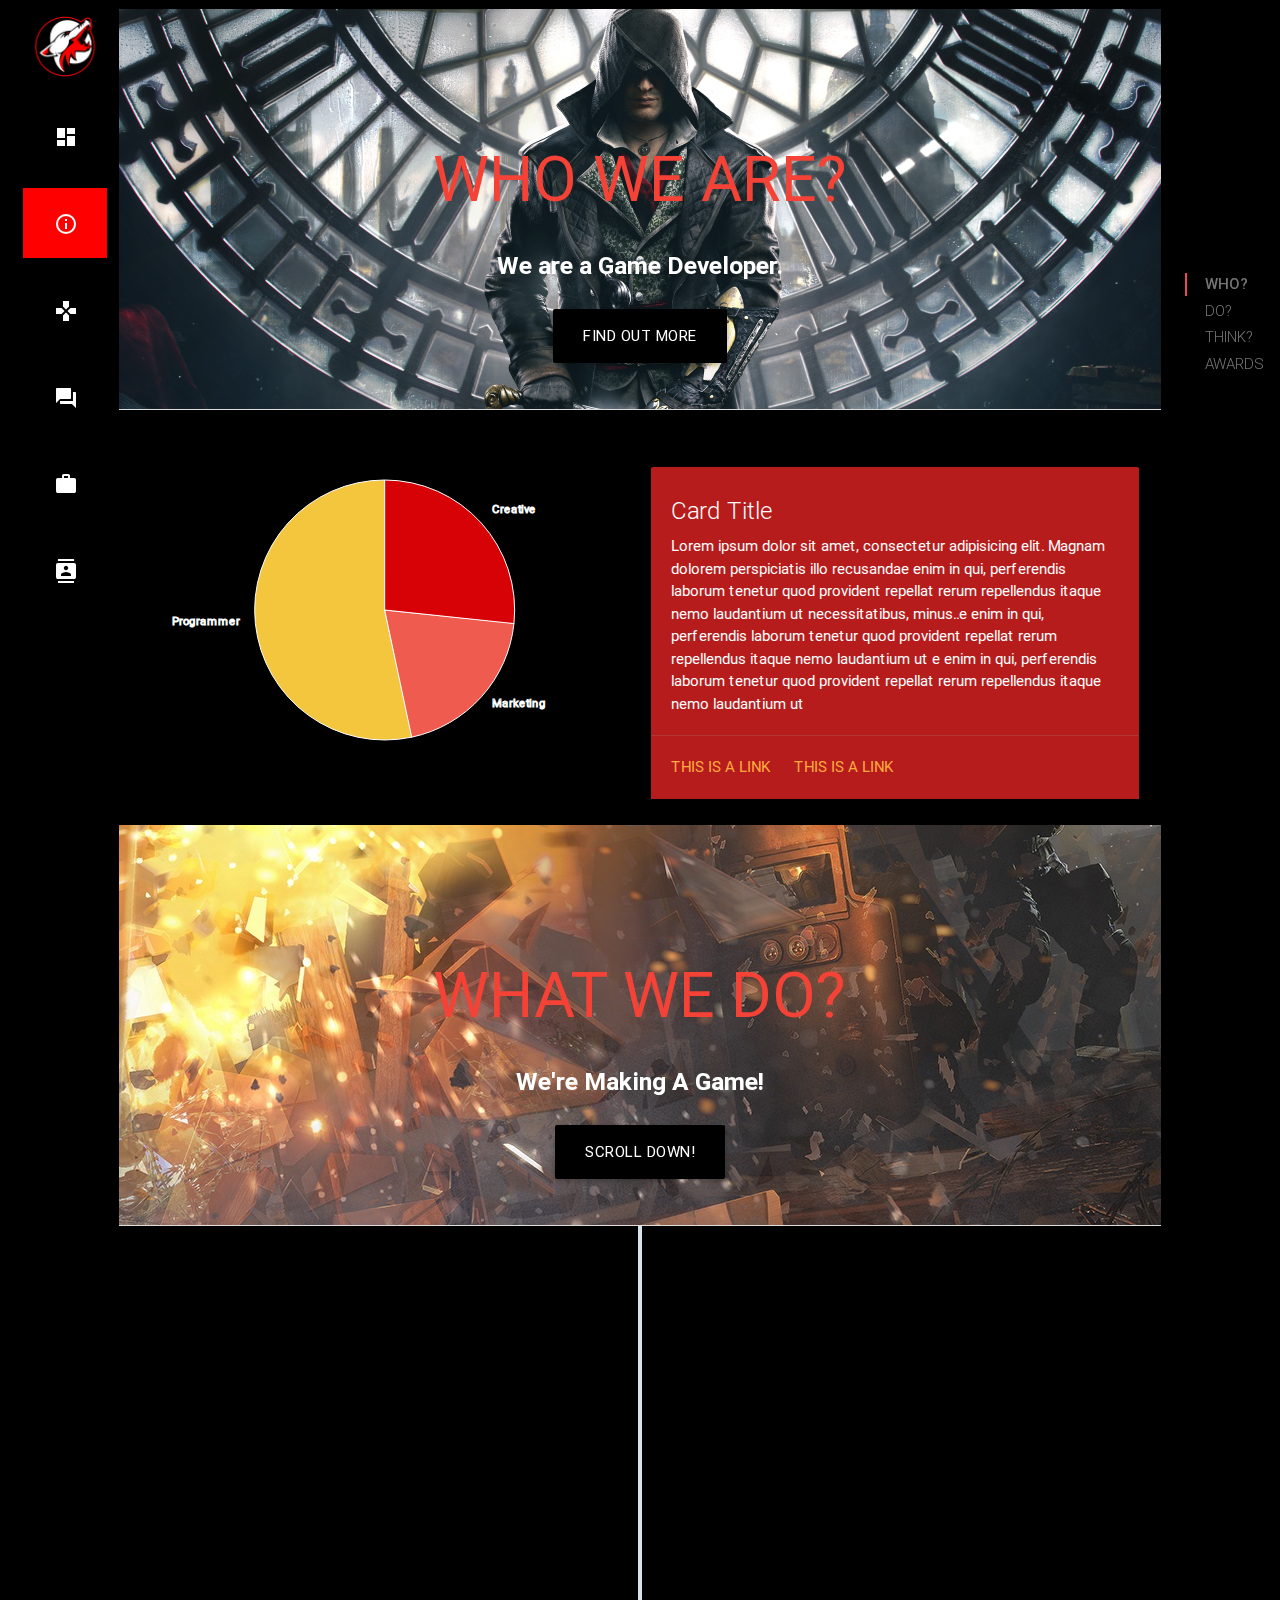
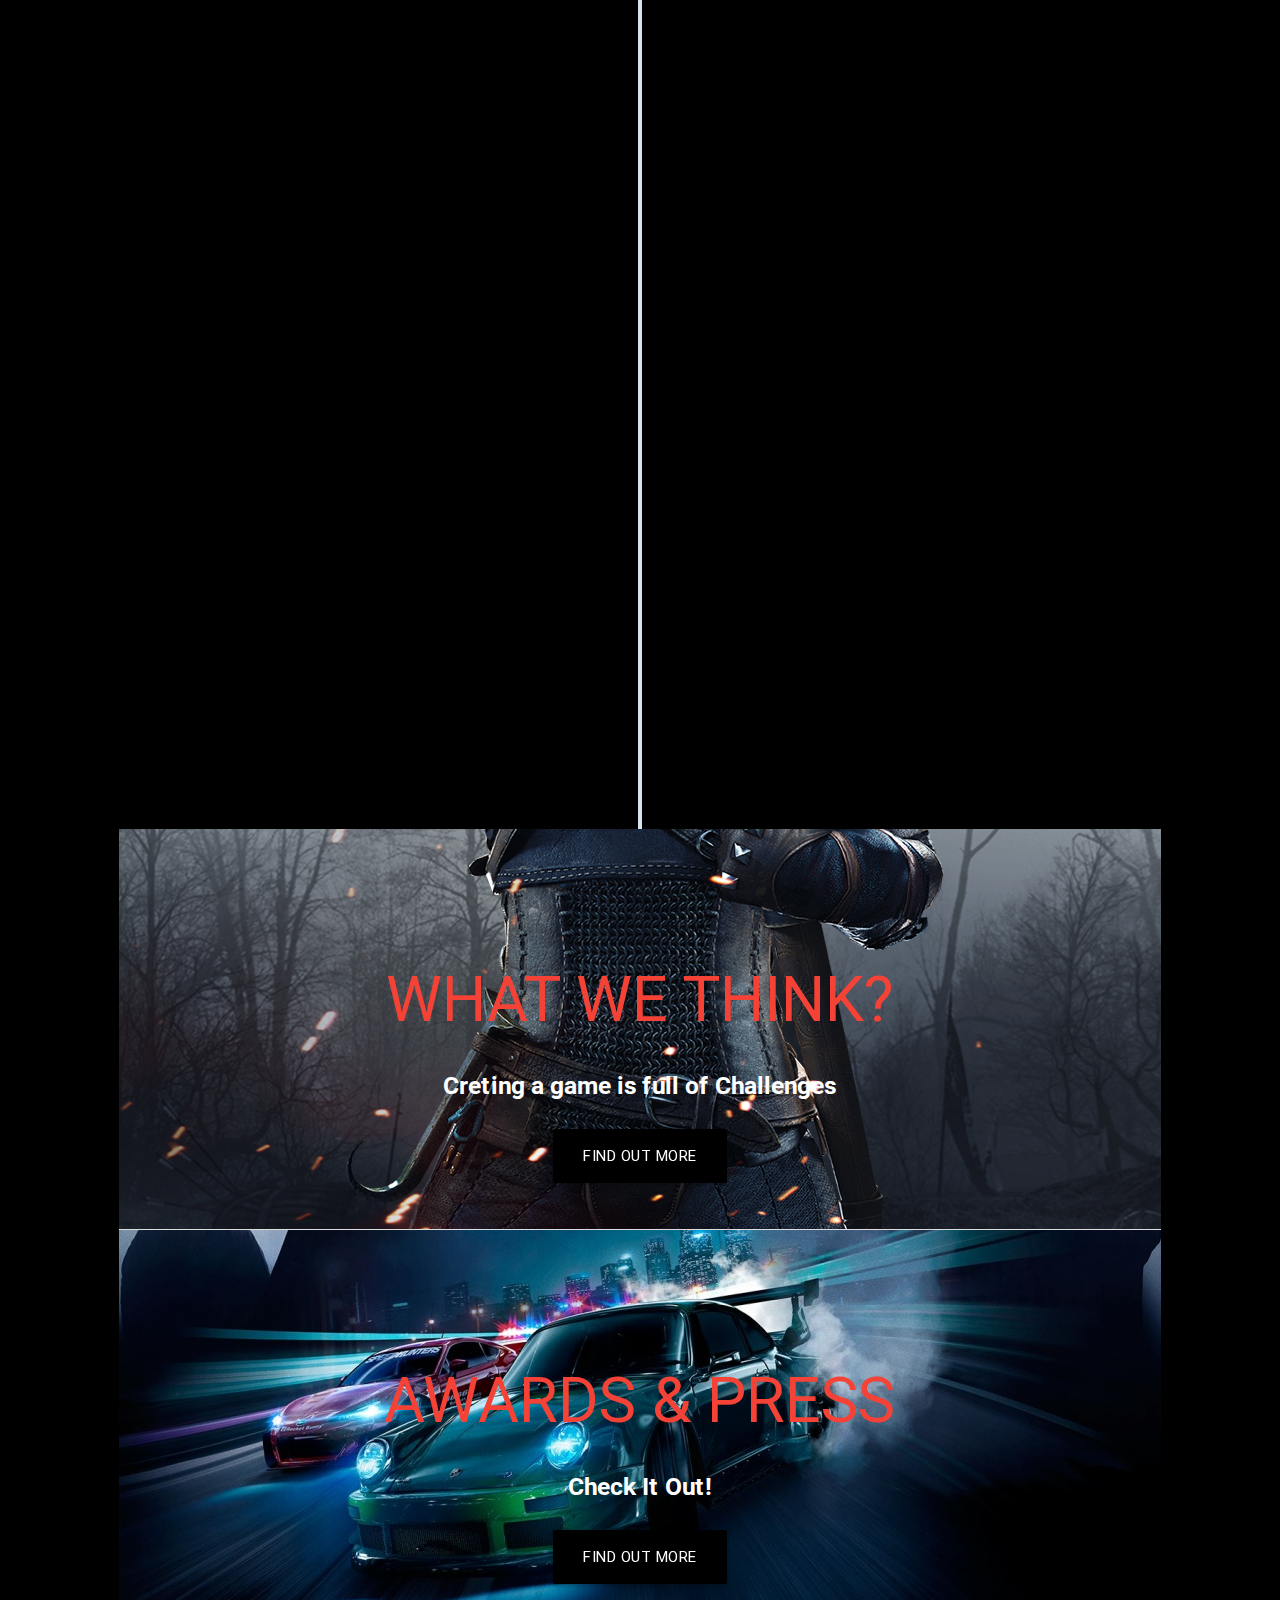
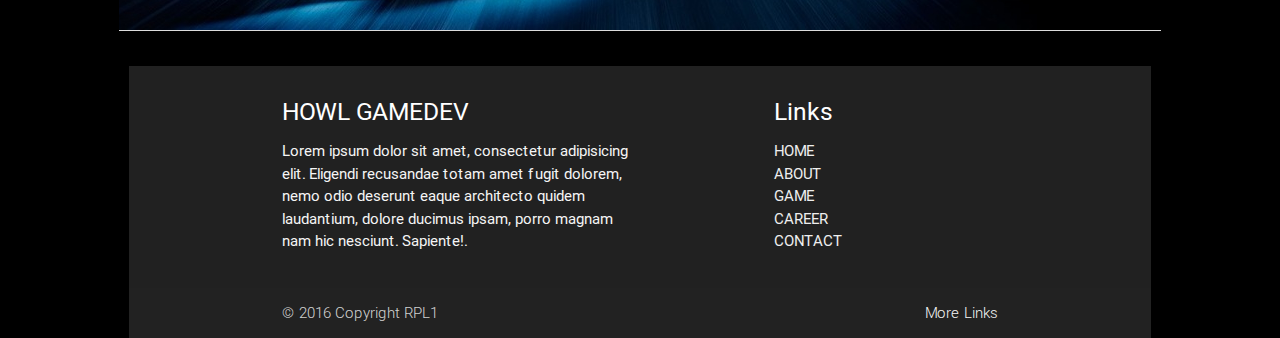
<file: about.html>
<!DOCTYPE html>
<html>
<head>
    <title>Tugas Besar</title>
    <!--Import Google Icon Font-->
    <link href="http://fonts.googleapis.com/icon?family=Material+Icons" rel="stylesheet">
    <!--Import css-->
    <link type="text/css" rel="stylesheet" href="css/materialize.min.css"  media="screen,projection"/>
    <link rel="stylesheet" href="css/styletime.css"><!--csstimeline-->
    <link rel="stylesheet" href="css/style.css">
    <link rel="stylesheet" href="css/chartist.min.css">
    <!--Let browser know website is optimized for mobile-->
    <meta name="viewport" content="width=device-width, initial-scale=1.0"/>
</head>
<body>
    <div class="row con">

        <div class="col s12 m1 l1"> 
            <ul class="nav col s1 m12 l1">
                <li><div class="userView center-align">
                  <a href="#" data-activates="slide-out" class="button-collapse show-on-large"><img class="asd responsive-img" src="img/FOX.png"></a>
                </div></li>
                <li><a href="#" data-activates="slide-out" class="button-collapse show-on-large" id="sideacc"><i class="material-icons">dashboard</i></a></li>
                <li style="background-color:red"><a href="#" data-activates="slide-out" class="button-collapse show-on-large" id="sideacc"><i class="material-icons">info_outline</i></a></li>
                <li><a href="#" data-activates="slide-out" class="button-collapse show-on-large" id="sideacc"><i class="material-icons">games</i></a></li>
                <li><a href="#" data-activates="slide-out" class="button-collapse show-on-large" id="sideacc"><i class="material-icons">forum</i></a></li>
                <li><a href="#" data-activates="slide-out" class="button-collapse show-on-large" id="sideacc"><i class="material-icons">work</i></a></li>
                <li><a href="#" data-activates="slide-out" class="button-collapse show-on-large" id="sideacc"><i class="material-icons">contacts</i></a></li>
            </ul><!--end of sidenav-->
            <ul id="slide-out" class="side-nav">
                <li><div class="userView center-align">
                  <a href="#!user"><img class="asd responsive-img" src="img/FOX.png"></a>
                  <a href="#!name"><span class="white-text name">HOWL</span></a>
                </div></li>
                
                <li><a href="index.html" class="waves-effect waves-red" id="sideacd"><i class="material-icons" id="putih">dashboard</i>HOME</a></li>
                <li><a href="about.html" class="waves-effect waves-red" id="sideacd"><i class="material-icons" id="putih">info_outline</i>ABOUT US</a></li>
                <li><a href="game.html" class="waves-effect waves-red" id="sideacd"><i class="material-icons" id="putih">games</i>GAME</a></li>
                <li><a href="community.html" class="waves-effect waves-red" id="sideacd"><i class="material-icons" id="putih">forum</i>COMMUNITY</a></li>
                <li><a href="career.html" class="waves-effect waves-red" id="sideacd"><i class="material-icons" id="putih">work</i>CAREER</a></li>
                <li><a href="contact.html" class="waves-effect waves-red" id="sideacd"><i class="material-icons" id="putih">contacts</i>CONTACT</a></li>
            </ul>
        </div><!--slidenav-->

        <div class="col s12 m10 l10">
            <div class="collaps">
                <ul class="collapsible" data-collapsible="expansible">
                    <li>
                      <div class="collapsible-header section scrollspy" id="par1">
                          <div id="paralax" class="parallax-container">
                            <div class="section no-pad-bot">
                              <div class="container">
                                <br><br>
                                <h1 class="header center #f44336 red-text">WHO WE ARE?</h1>
                                <div class="row center">
                                  <h5 class="header col s12 light" style="color:white; font-weight:bold">We are a Game Developer.</h5>
                                </div>
                                <div class="row center">
                                  <a class="btn-large waves-effect waves-red" style="background-color:#000000">Find out More</a>
                                </div>
                                <br><br>

                              </div>
                            </div>
                            <div class="parallax"><img src="img/bg1.jpg"></div>
                        </div><!--parallax1-->
                      </div>
                      <div class="collapsible-body gzs">
                          <div id="3grid" class="container">
                            <div class="section">
                                <div class="row">
                                    <div class="col s12 m4 l4">
                                      <div class="icon-block">
                                        <h2 class="center white-text"><i class="large material-icons">flash_on</i></h2>
                                        <h5 class="center" style="color:red">Speeds up development</h5>

                                        <p class="light gridding1" style="color:white">We did most of the heavy lifting for you to provide a default stylings that incorporate our custom components. Additionally, we refined animations and transitions to provide a smoother experience for developers.</p>
                                      </div>
                                    </div>

                                    <div class="col s12 m4 l4">
                                      <div class="icon-block">
                                        <h2 class="center white-text"><i class="large material-icons">group</i></h2>
                                        <h5 class="center" style="color:red">User Experience Focused</h5>

                                        <p class="light gridding1" style="color:white">By utilizing elements and principles of Material Design, we were able to create a framework that incorporates components and animations that provide more feedback to users. Additionally, a single underlying responsive system across all platforms allow for a more unified user experience.</p>
                                      </div>
                                    </div>

                                    <div class="col s12 m4 l4">
                                      <div class="icon-block">
                                        <h2 class="center white-text"><i class="large material-icons">settings</i></h2>
                                        <h5 class="center" style="color:red">Easy to work with</h5>

                                        <p class="light gridding1" style="color:white">We have provided detailed documentation as well as specific code examples to help new users get started. We are also always open to feedback and can answer any questions a user may have about Materialize.</p>
                                      </div>
                                    </div>
                                </div><!--3grid-->
                            </div>
                        </div><!--3grid-->
                      </div>
                      <div class="col s12 m12 l12 hitam">
                          <div class="col s12 m6 l6 jarak">
                              <div class="chartt">
                                <div class="asdf">
                                    <div class="ct-chart ct-perfect-fourth asde"></div>
                                </div>
                              </div>
                          </div>
                          <div class="col s12 m6 l6 jarak">
                              <div class="descrip">
                                  <div class="card red darken-4">
                                    <div class="card-content white-text">
                                      <span class="card-title">Card Title</span>
                                      <p>Lorem ipsum dolor sit amet, consectetur adipisicing elit. Magnam dolorem perspiciatis illo recusandae enim in qui, perferendis laborum tenetur quod provident repellat rerum repellendus itaque nemo laudantium ut necessitatibus, minus..e enim in qui, perferendis laborum tenetur quod provident repellat rerum repellendus itaque nemo laudantium ut e enim in qui, perferendis laborum tenetur quod provident repellat rerum repellendus itaque nemo laudantium ut</p>
                                    </div>
                                    <div class="card-action">
                                      <a href="#">This is a link</a>
                                      <a href="#">This is a link</a>
                                    </div>
                                  </div>
                              </div>
                          </div>
                      </div>
                    </li>
                    <li>
                      <div class="collapsible-header section scrollspy" id="par2">
                          <div id="paralax" class="parallax-container">
                            <div class="section no-pad-bot">
                              <div class="container">
                                <br><br>
                                <h1 class="header center #f44336 red-text">WHAT WE DO?</h1>
                                <div class="row center">
                                  <h5 class="header col s12 light" style="color:white; font-weight:bold">We're Making A Game!</h5>
                                </div>
                                <div class="row center">
                                  <a class="btn-large waves-effect waves-red" style="background-color:#000000">Scroll Down!</a>
                                </div>
                                <br><br>

                              </div>
                            </div>
                            <div class="parallax"><img src="img/bg5.jpg"></div>
                        </div><!--parallax1-->
                      </div>
                      <div class="black" id="timli">
                            <div class="timeline">
                                    <section id="cd-timeline" class="cd-container">
                                    <div class="cd-timeline-block">
                                        <div class="cd-timeline-img cd-picture">
                                        </div> <!-- cd-timeline-img -->

                                        <div class="cd-timeline-content">
                                            <h4>Planning</h4>
                                            <p>Lorem ipsum dolor sit amet, consectetur adipisicing elit. Repellat consequatur eaque maxime deserunt atque non tempore officiis error ratione nulla eos, perspiciatis nesciunt. Similique ad iusto placeat deleniti, sequi facilis.</p>
                                            <span class="cd-date">FIRST</span>
                                        </div> <!-- cd-timeline-content -->
                                    </div> <!-- cd-timeline-block -->

                                    <div class="cd-timeline-block">
                                        <div class="cd-timeline-img cd-movie">
                                        </div> <!-- cd-timeline-img -->

                                        <div class="cd-timeline-content">
                                            <h4>Preparing</h4>
                                            <p>Lorem ipsum dolor sit amet, consectetur adipisicing elit. Odio pariatur cumque nam magnam quos quae iste natus, molestias ducimus voluptate numquam, quo. Natus perferendis est fugiat dicta modi veniam alias!</p>
                                            <span class="cd-date">SECOND</span>
                                        </div> <!-- cd-timeline-content -->
                                    </div> <!-- cd-timeline-block -->

                                    <div class="cd-timeline-block">
                                        <div class="cd-timeline-img cd-picture">
                                        </div> <!-- cd-timeline-img -->

                                        <div class="cd-timeline-content">
                                            <h4>Developing</h4>
                                            <p>Lorem ipsum dolor sit amet, consectetur adipisicing elit. Beatae voluptatum iure, consequuntur provident cupiditate! Ab eligendi delectus laudantium officiis voluptatem, sit quas autem sapiente tenetur. Tempora eaque assumenda quia modi.</p>
                                            <span class="cd-date">THIRD</span>
                                        </div> <!-- cd-timeline-content -->
                                    </div> <!-- cd-timeline-block -->

                                    <div class="cd-timeline-block">
                                        <div class="cd-timeline-img cd-location">
                                        </div> <!-- cd-timeline-img -->

                                        <div class="cd-timeline-content">
                                            <h4>Releasing</h4>
                                            <p>Lorem ipsum dolor sit amet, consectetur adipisicing elit. Iure aspernatur vero explicabo cumque eveniet distinctio soluta repellendus quibusdam a, nulla placeat rem atque nobis quidem exercitationem vitae molestias amet neque.</p>
                                            <span class="cd-date">FOURTH</span>
                                        </div> <!-- cd-timeline-content -->
                                    </div> <!-- cd-timeline-block -->
                                </section> <!-- cd-timeline -->
                            </div>
                        </div>
                    </li>
                    
                    <li>
                      <div class="collapsible-header section scrollspy" id="par3">
                          <div id="paralax" class="parallax-container">
                            <div class="section no-pad-bot">
                              <div class="container">
                                <br><br>
                                <h1 class="header center #f44336 red-text">WHAT WE THINK?</h1>
                                <div class="row center">
                                  <h5 class="header col s12 light" style="color:white; font-weight:bold">Creting a game is full of Challenges</h5>
                                </div>
                                <div class="row center">
                                  <a class="btn-large waves-effect waves-red" style="background-color:#000000">Find out More</a>
                                </div>
                                <br><br>

                              </div>
                            </div>
                            <div class="parallax"><img src="img/bg3.png"></div>
                        </div><!--parallax1-->
                      </div>
                      <div class="collapsible-body">
                          <div id="3grid" class="container">
                            <div class="section">
                                <div class="row">
                                    <div class="col s12 m4 l4">
                                      <div class="icon-block">
                                        <h2 class="center white-text"><i class="large material-icons">flash_on</i></h2>
                                        <h5 class="center" style="color:red">Speeds up development</h5>

                                        <p class="light gridding1" style="color:white">We did most of the heavy lifting for you to provide a default stylings that incorporate our custom components. Additionally, we refined animations and transitions to provide a smoother experience for developers.</p>
                                      </div>
                                    </div>

                                    <div class="col s12 m4 l4">
                                      <div class="icon-block">
                                        <h2 class="center white-text"><i class="large material-icons">group</i></h2>
                                        <h5 class="center" style="color:red">User Experience Focused</h5>

                                        <p class="light gridding1" style="color:white">By utilizing elements and principles of Material Design, we were able to create a framework that incorporates components and animations that provide more feedback to users. Additionally, a single underlying responsive system across all platforms allow for a more unified user experience.</p>
                                      </div>
                                    </div>

                                    <div class="col s12 m4 l4">
                                      <div class="icon-block">
                                        <h2 class="center white-text"><i class="large material-icons">settings</i></h2>
                                        <h5 class="center" style="color:red">Easy to work with</h5>

                                        <p class="light gridding1" style="color:white">We have provided detailed documentation as well as specific code examples to help new users get started. We are also always open to feedback and can answer any questions a user may have about Materialize.</p>
                                      </div>
                                    </div>
                                </div><!--3grid-->
                            </div>
                        </div><!--3grid-->
                      </div>
                    </li>
                    <li>
                      <div class="collapsible-header section scrollspy" id="par4">
                          <div id="paralax" class="parallax-container">
                            <div class="section no-pad-bot">
                              <div class="container">
                                <br><br>
                                <h1 class="header center #f44336 red-text">AWARDS & PRESS</h1>
                                <div class="row center">
                                  <h5 class="header col s12 light" style="color:white; font-weight:bold">Check It Out!</h5>
                                </div>
                                <div class="row center">
                                  <a class="btn-large waves-effect waves-red" style="background-color:#000000">Find out More</a>
                                </div>
                                <br><br>

                              </div>
                            </div>
                            <div class="parallax"><img src="img/bg4.jpg"></div>
                        </div><!--parallax1-->
                      </div>
                      <div class="collapsible-body">
                          <div class="carousel">
                            <a class="carousel-item" href="#one!"><img src="img/background1.jpg"></a>
                            <a class="carousel-item" href="#two!"><img src="img/background2.jpg"></a>
                            <a class="carousel-item" href="#three!"><img src="img/background3.jpg"></a>
                            <a class="carousel-item" href="#four!"><img src="img/bg6.jpg"></a>
                            <a class="carousel-item" href="#five!"><img src="img/bg5.jpg"></a>
                          </div>
                      </div>
                    </li>
                </ul>
            </div>
            
            <div class="col s12 m12 l12">
                <footer class="page-footer #212121 grey darken-4">
                      <div class="container">
                        <div class="row">
                          <div class="col l6 s12">
                            <h5 class="white-text">HOWL GAMEDEV</h5>
                            <p class="grey-text text-lighten-4">Lorem ipsum dolor sit amet, consectetur adipisicing elit. Eligendi recusandae totam amet fugit dolorem, nemo odio deserunt eaque architecto quidem laudantium, dolore ducimus ipsam, porro magnam nam hic nesciunt. Sapiente!.</p>
                          </div>
                          <div class="col l4 offset-l2 s12">
                            <h5 class="white-text">Links</h5>
                            <ul>
                              <li><a class="grey-text text-lighten-3" href="index.html">HOME</a></li>
                              <li><a class="grey-text text-lighten-3" href="about.html">ABOUT</a></li>
                              <li><a class="grey-text text-lighten-3" href="game.html">GAME</a></li>
                              <li><a class="grey-text text-lighten-3" href="career.html">CAREER</a></li>
                              <li><a class="grey-text text-lighten-3" href="contact.html">CONTACT</a></li>
                            </ul>
                          </div>
                        </div>
                      </div>
                      <div class="footer-copyright">
                        <div class="container">
                        © 2016 Copyright RPL1
                        <a class="grey-text text-lighten-4 right" href="#!">More Links</a>
                        </div>
                      </div>
                </footer><!--end of footer-->
            </div><!--end footer-->
        </div><!--isi-->
        
        <div class="col hide-on-small-only m1 l1">
              <ul class="section table-of-contents toc">
                <li><a href="#par1">WHO?</a></li>
                <li><a href="#par2">DO?</a></li>
                <li><a href="#par3">THINK?</a></li>
                <li><a href="#par4">AWARDS</a></li>
              </ul><!--Spy-->
        </div><!--kanan-->

    </div>
    
    <!--script start here-->
    <script type="text/javascript" src="https://code.jquery.com/jquery-2.1.1.min.js"></script>
    <script type="text/javascript" src="js/materialize.min.js"></script>
    <script type="text/javascript" src="js/modernizr.js"></script><!--buattimeline-->
    <script type="text/javascript" src="js/time.js"></script><!--buattimeline-->
    <script type="text/javascript" src="js/chartist.min.js"></script>
    <script>
        $(document).ready(function(){
            /*1*/$('.parallax').parallax();/*fantastic4*/
            /*2*/$(".button-collapse").sideNav();/*fantastic4*/
            /*3*/$('.collapsible').collapsible({accordion : false});
            /*4*/$('.scrollspy').scrollSpy();/*fantastic4*/
            /*5*//*fantastic4 si waves*/
            /*6*//*si timeline*/
            /*7*/$('.carousel').carousel({
                    dist:0,
                    shift:0,
                    padding:20,
                    autoPlay:true,
                    autoPlay:3000
                });//carousel di dalem colaps
                autoplay()   
                function autoplay() {
                    $('.carousel').carousel('next');
                    setTimeout(autoplay, 1000);
                }
            
            //chartist
            /*8*/var data = {
                      labels: ['Creative', 'Marketing', 'Programmer'],
                      series: [20, 15, 40]
                    };

                    var options = {
                      labelInterpolationFnc: function(value) {
                        return value[0]
                      }
                    };

                    var responsiveOptions = [
                      ['screen and (min-width: 640px)', {
                        chartPadding: 30,
                        labelOffset: 100,
                        labelDirection: 'explode',
                        labelInterpolationFnc: function(value) {
                          return value;
                        }
                      }],
                      ['screen and (min-width: 1024px)', {
                        labelOffset: 80,
                        chartPadding: 20
                      }]
                    ];

                    new Chartist.Pie('.ct-chart', data, options, responsiveOptions);


        });
        
        /*DONE*/
        
    </script>
</body>
</html>
</file>
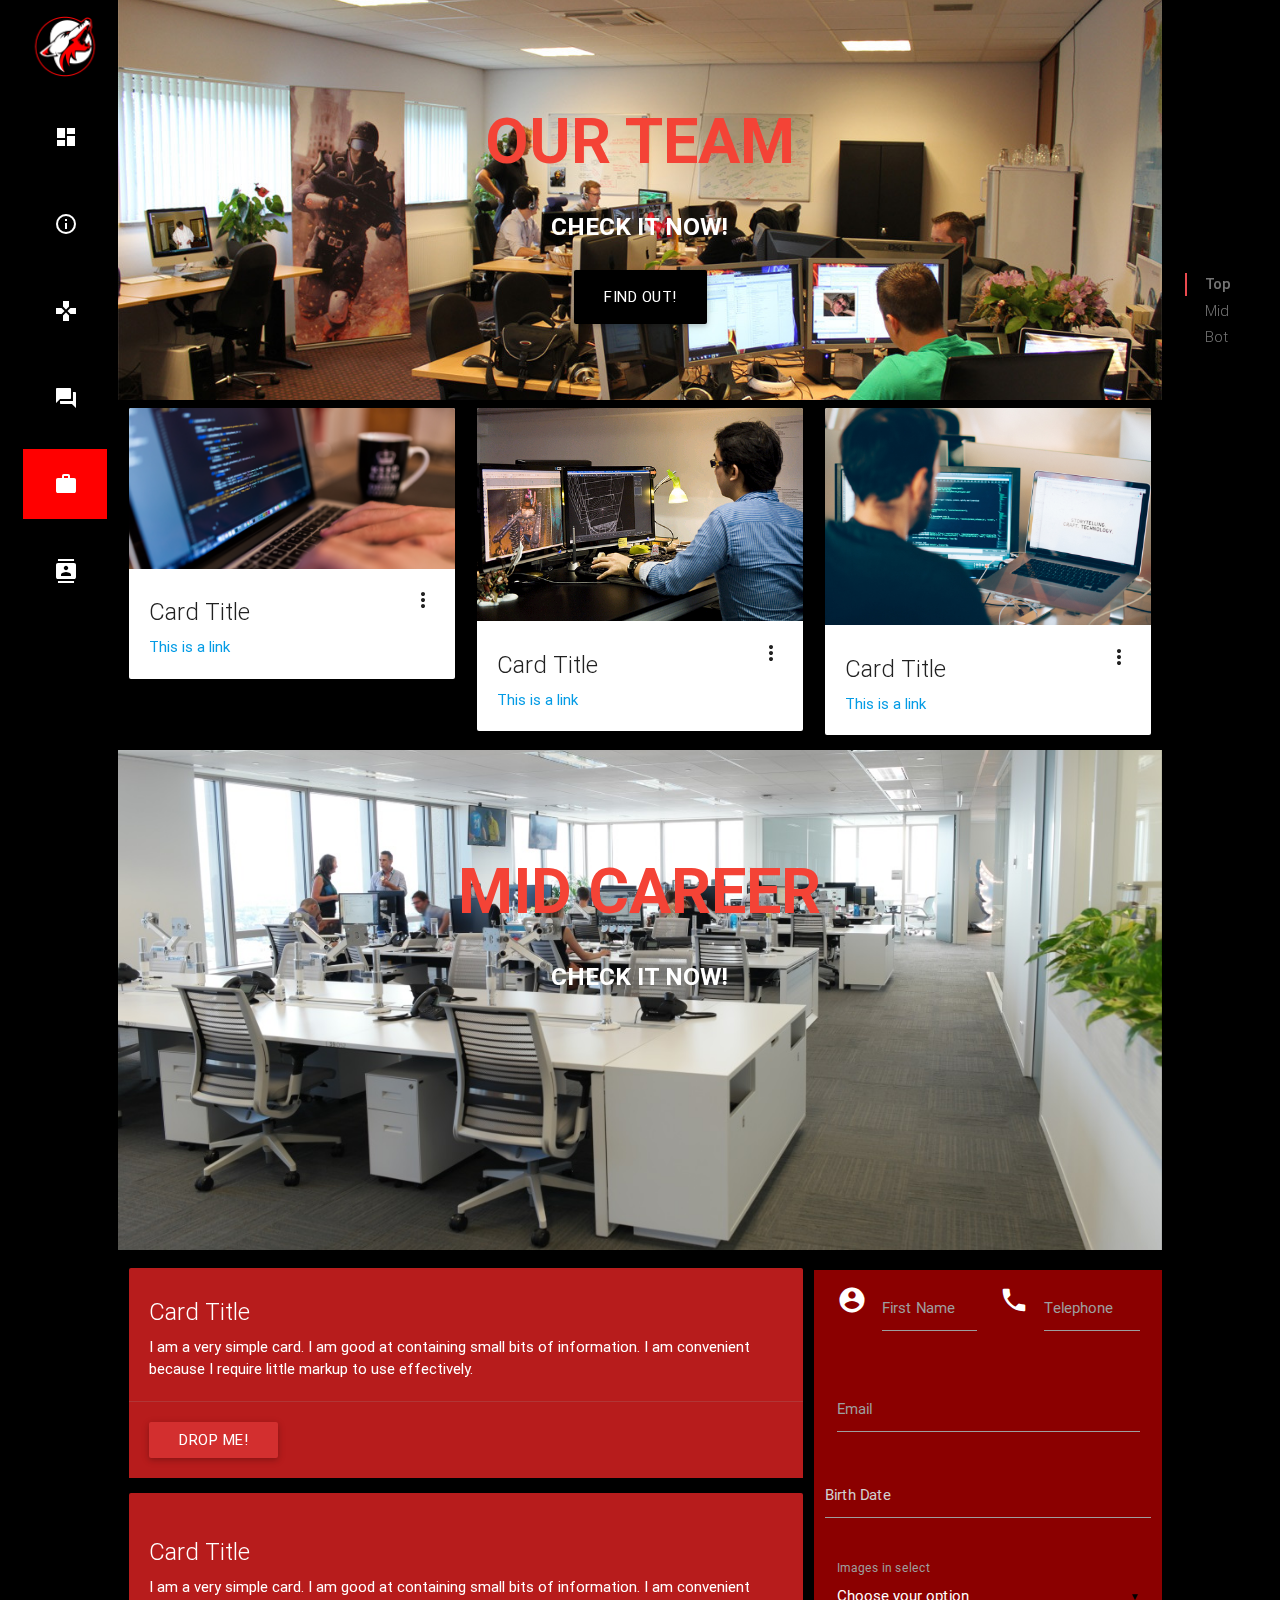
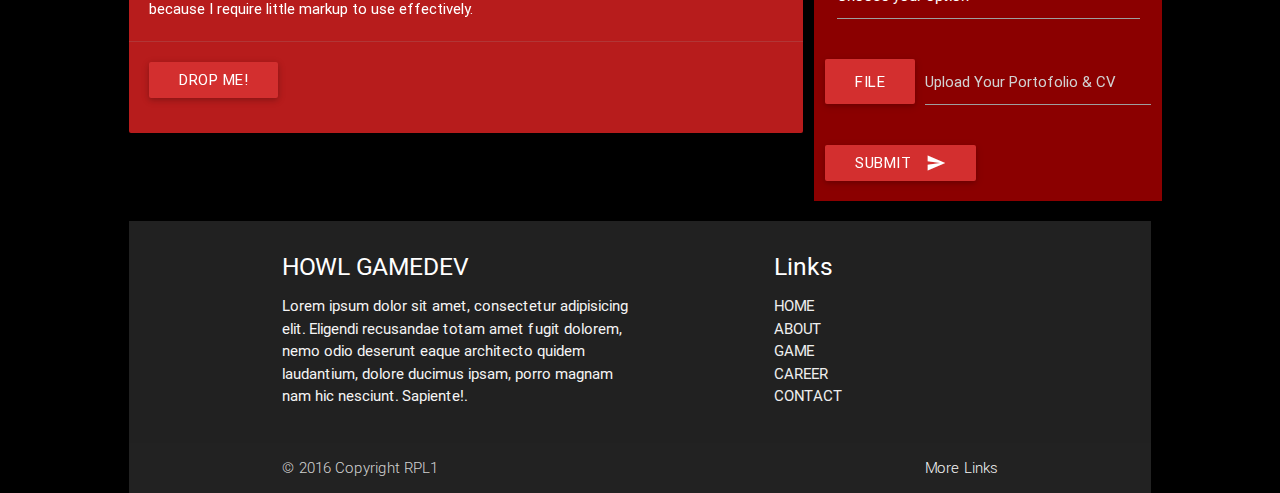
<file: career.html>
<!DOCTYPE html>
<html>
<head>
    <title>Tugas Besar</title>
    <!--Import Google Icon Font-->
    <link href="http://fonts.googleapis.com/icon?family=Material+Icons" rel="stylesheet">
    <!--Import css-->
    <link type="text/css" rel="stylesheet" href="css/materialize.min.css"  media="screen,projection"/>
    <link rel="stylesheet" href="css/style.css">
    <!--Let browser know website is optimized for mobile-->
    <meta name="viewport" content="width=device-width, initial-scale=1.0"/>
</head>
<body>
    <div class="row con">

        <div class="col s12 m1 l1"> 
            <ul class="nav col s1 m12 l1">
                <li><div class="userView center-align">
                  <a href="#" data-activates="slide-out" class="button-collapse show-on-large"><img class="asd responsive-img" src="img/FOX.png"></a>
                </div></li>
                <li><a href="#" data-activates="slide-out" class="button-collapse show-on-large" id="sideacc"><i class="material-icons">dashboard</i></a></li>
                <li><a href="#" data-activates="slide-out" class="button-collapse show-on-large" id="sideacc"><i class="material-icons">info_outline</i></a></li>
                <li><a href="#" data-activates="slide-out" class="button-collapse show-on-large" id="sideacc"><i class="material-icons">games</i></a></li>
                <li><a href="#" data-activates="slide-out" class="button-collapse show-on-large" id="sideacc"><i class="material-icons">forum</i></a></li>
                <li style="background-color:red"><a href="#" data-activates="slide-out" class="button-collapse show-on-large" id="sideacc"><i class="material-icons">work</i></a></li>
                <li><a href="#" data-activates="slide-out" class="button-collapse show-on-large" id="sideacc"><i class="material-icons">contacts</i></a></li>
            </ul><!--end of sidenav-->
            <ul id="slide-out" class="side-nav">
                <li><div class="userView center-align">
                  <a href="#!user"><img class="asd responsive-img" src="img/FOX.png"></a>
                  <a href="#!name"><span class="white-text name">HOWL</span></a>
                </div></li>
                
                <li><a href="index.html" class="waves-effect waves-red" id="sideacd"><i class="material-icons" id="putih">dashboard</i>HOME</a></li>
                <li><a href="about.html" class="waves-effect waves-red" id="sideacd"><i class="material-icons" id="putih">info_outline</i>ABOUT US</a></li>
                <li><a href="game.html" class="waves-effect waves-red" id="sideacd"><i class="material-icons" id="putih">games</i>GAME</a></li>
                <li><a href="community.html" class="waves-effect waves-red" id="sideacd"><i class="material-icons" id="putih">forum</i>COMMUNITY</a></li>
                <li><a href="career.html" class="waves-effect waves-red" id="sideacd"><i class="material-icons" id="putih">work</i>CAREER</a></li>
                <li><a href="contact.html" class="waves-effect waves-red" id="sideacd"><i class="material-icons" id="putih">contacts</i>CONTACT</a></li>
            </ul>
        </div><!--slidenav-->

        <div class="col s12 m10 l10">
            <div id="paralax" class="parallax-container section scrollspy">
                    <div class="section no-pad-bot">
                      <div class="container">
                        <br><br>
                        <h1 class="header center #f44336 red-text" style="font-weight:bold">OUR TEAM</h1>
                        <div class="row center">
                          <h5 class="header col s12 light" style="color:white; font-weight:bold">CHECK IT NOW!</h5>
                        </div>
                        <div class="row center">
                          <a href="#" class="btn-large waves-effect waves-red" style="background-color:#000000">Find out!</a>
                        </div>
                        <br><br>

                      </div>
                    </div>
                    <div class="parallax"><img src="img/TOvrV.jpg" style="width:100%"></div>
            </div><!--parallax1--> 
            
            <div class="col s4 m4 l4">
                <div class="card">
                    <div class="card-image waves-effect waves-block waves-light">
                      <img class="activator" src="img/DEV.jpeg">
                    </div>
                    <div class="card-content">
                      <span class="card-title activator grey-text text-darken-4">Card Title<i class="material-icons right">more_vert</i></span>
                      <p><a href="#">This is a link</a></p>
                    </div>
                    <div class="card-reveal">
                      <span class="card-title grey-text text-darken-4">Card Title<i class="material-icons right">close</i></span>
                      <p>Here is some more information about this product that is only revealed once clicked on.</p>
                    </div>
                </div>
            </div> 
            <div class="col s4 m4 l4">
                <div class="card">
                    <div class="card-image waves-effect waves-block waves-light">
                      <img class="activator" src="img/designer.png">
                    </div>
                    <div class="card-content">
                      <span class="card-title activator grey-text text-darken-4">Card Title<i class="material-icons right">more_vert</i></span>
                      <p><a href="#">This is a link</a></p>
                    </div>
                    <div class="card-reveal">
                      <span class="card-title grey-text text-darken-4">Card Title<i class="material-icons right">close</i></span>
                      <p>Here is some more information about this product that is only revealed once clicked on.</p>
                    </div>
                </div>
            </div>
            <div class="col s4 m4 l4">
                <div class="card">
                    <div class="card-image waves-effect waves-block waves-light">
                      <img class="activator" src="img/DEVELOPER.jpg">
                    </div>
                    <div class="card-content">
                      <span class="card-title activator grey-text text-darken-4">Card Title<i class="material-icons right">more_vert</i></span>
                      <p><a href="#">This is a link</a></p>
                    </div>
                    <div class="card-reveal">
                      <span class="card-title grey-text text-darken-4">Card Title<i class="material-icons right">close</i></span>
                      <p>Here is some more information about this product that is only revealed once clicked on.</p>
                    </div>
                </div>
            </div>
            
            <div id="paralax2" class="parallax-container section scrollspy">
                    <div class="section no-pad-bot">
                      <div class="container">
                        <br><br>
                        <h1 class="header center #f44336 red-text" style="font-weight:bold">MID CAREER</h1>
                        <div class="row center">
                          <h5 class="header col s12 light" style="color:white; font-weight:bold">CHECK IT NOW!</h5>
                        </div>
                        <br><br>

                      </div>
                    </div>
                    <div class="parallax"><img src="img/3-office-space.jpg" style="width:100%"></div>
            </div><!--parallax1-->
            
            <div class="col s12 m8 l8">
                <div class="card red darken-4">
                    <div class="card-content white-text">
                      <span class="card-title">Card Title</span>
                      <p>I am a very simple card. I am good at containing small bits of information.
                      I am convenient because I require little markup to use effectively.</p>
                    </div>
                    <div class="card-action">
                      <a class='dropdown-button btn red darken-2' href='#' data-activates='dropdown1'>Drop Me!</a>
                    </div>
                    <ul id='dropdown1' class='dropdown-content'>
                        <li><a href="#!">one</a></li>
                        <li><a href="#!">two</a></li>
                        <li class="divider"></li>
                        <li><a href="#!">three</a></li>
                    </ul>
                </div>
                <div class="card red darken-4 section scrollspy" id="bottom">
                    <div class="card-content white-text">
                      <span class="card-title">Card Title</span>
                      <p>I am a very simple card. I am good at containing small bits of information.
                      I am convenient because I require little markup to use effectively.</p>
                    </div>
                    <div class="card-action">
                      <a class='dropdown-button btn red darken-2' href='#' data-activates='dropdown2'>Drop Me!</a>
                    </div>
                    <ul id='dropdown2' class='dropdown-content'>
                        <li><a href="#!">one</a></li>
                        <li><a href="#!">two</a></li>
                        <li class="divider"></li>
                        <li><a href="#!">three</a></li>
                    </ul>
                </div>
            </div>
            <div class="col s12 m4 l4 form">
                <div class="row">
                    <div class="input-field col s6">
                      <i class="material-icons prefix">account_circle</i>
                      <input id="icon_prefix" type="text" class="validate">
                      <label for="first_name">First Name</label>
                    </div>
                    <div class="input-field col s6">
                      <i class="material-icons prefix">phone</i>
                      <input id="icon_telephone" type="tel" class="validate">
                      <label for="icon_telephone">Telephone</label>
                    </div>
                </div><!--namentel-->
                <div class="row">
                    <div class="input-field col s12">
                      <input id="email" type="email" class="validate">
                      <label for="email">Email</label>
                    </div>
                </div><!--email-->
                <div class="row">
                     <input type="date" class="datepicker" placeholder="Birth Date">
                </div><!--datepicker-->
                <div class="row">
                    <div class="input-field col s12 m12">
                        <select class="icons">
                          <option value="" disabled selected>Choose your option</option>
                          <option value="" data-icon="img/1.jpg" class="left circle">Designer</option>
                          <option value="" data-icon="img/2.jpg" class="left circle">Programmer</option>
                          <option value="" data-icon="img/3.jpg" class="left circle">Marketing</option>
                        </select>
                        <label>Images in select</label>
                    </div>
                </div><!--option-->
                <div class="row">
                    <div class="file-field input-field">
                      <div class="btn red darken-2">
                        <span>File</span>
                        <input type="file" multiple>
                      </div>
                      <div class="file-path-wrapper">
                        <input class="file-path validate" type="text" placeholder="Upload Your Portofolio & CV">
                      </div>
                    </div>
                </div><!--file-->
                <div class="row">
                    <button class="btn waves-effect waves-light btn modal-trigger red darken-2" type="submit" name="action"  data-target="modal1">Submit
                        <i class="material-icons right">send</i>
                    </button>
                </div><!--submit-->
                <div class="modall">
                    <div id="modal1" class="modal modal-fixed-footer">
                        <div class="modal-content">
                          <h4 style="color:black; text-align:center">Agreement</h4>
                          <p style="color:black">Lorem ipsum dolor sit amet, consectetur adipisicing elit. Adipisci quasi aut mollitia eum modi quisquam laudantium, dolorum inventore quaerat veniam dolores. Quae fugit commodi, corrupti consequatur ut, suscipit saepe eum.</p>
                        </div>
                        <div class="modal-footer">
                          <a href="#!" class="modal-action modal-close waves-effect waves-green btn-flat ">Agree</a>
                          <a href="#!" class="modal-action modal-close waves-effect waves-green btn-flat ">Disagree</a>
                        </div>
                    </div>
                </div>
                
            </div> 
            
            <div class="col s12 m12 l12">
                <footer class="page-footer #212121 grey darken-4">
                      <div class="container">
                        <div class="row">
                          <div class="col l6 s12">
                            <h5 class="white-text">HOWL GAMEDEV</h5>
                            <p class="grey-text text-lighten-4">Lorem ipsum dolor sit amet, consectetur adipisicing elit. Eligendi recusandae totam amet fugit dolorem, nemo odio deserunt eaque architecto quidem laudantium, dolore ducimus ipsam, porro magnam nam hic nesciunt. Sapiente!.</p>
                          </div>
                          <div class="col l4 offset-l2 s12">
                            <h5 class="white-text">Links</h5>
                            <ul>
                              <li><a class="grey-text text-lighten-3" href="index.html">HOME</a></li>
                              <li><a class="grey-text text-lighten-3" href="about.html">ABOUT</a></li>
                              <li><a class="grey-text text-lighten-3" href="game.html">GAME</a></li>
                              <li><a class="grey-text text-lighten-3" href="career.html">CAREER</a></li>
                              <li><a class="grey-text text-lighten-3" href="contact.html">CONTACT</a></li>
                            </ul>
                          </div>
                        </div>
                      </div>
                      <div class="footer-copyright">
                        <div class="container">
                        © 2016 Copyright RPL1
                        <a class="grey-text text-lighten-4 right" href="#!">More Links</a>
                        </div>
                      </div>
                </footer><!--end of footer-->
            </div><!--end footer-->
        </div><!--isi-->
        
        <div class="col hide-on-small-only m1 l1">
              <ul class="section table-of-contents toc">
                <li><a href="#paralax">Top</a></li>
                <li><a href="#paralax2">Mid</a></li>
                <li><a href="#bottom">Bot</a></li>
              </ul><!--Spy-->
        </div><!--kanan-->

    </div>
    
    <!--script start here-->
    <script type="text/javascript" src="https://code.jquery.com/jquery-2.1.1.min.js"></script>
    <script type="text/javascript" src="js/materialize.min.js"></script>
    <script>
        $(document).ready(function(){
            $('.parallax').parallax();/*fantastic4*/
            $(".button-collapse").sideNav();/*fantastic4*/
            $('.scrollspy').scrollSpy();/*fantastic4*/
            /*fantastic4 si waves*/
            $('select').material_select();//buatmencet
            $('.datepicker').pickadate({
                selectMonths: true, // Creates a dropdown to control month
                selectYears: 80 // Creates a dropdown of 15 years to control year
            });
            $('.modal-trigger').leanModal();//modal agree/disagree
            $('.dropdown-button').dropdown({//dropdowndi card
                  inDuration: 300,
                  outDuration: 225,
                  constrain_width: false, // Does not change width of dropdown to that of the activator
                  hover: true, // Activate on hover
                  gutter: 0, // Spacing from edge
                  belowOrigin: false, // Displays dropdown below the button
                  alignment: 'left' // Displays dropdown with edge aligned to the left of button
                }
            );
            
        });
        /*done*/
        /*rapih*/
        
    </script>
</body>
</html>
</file>
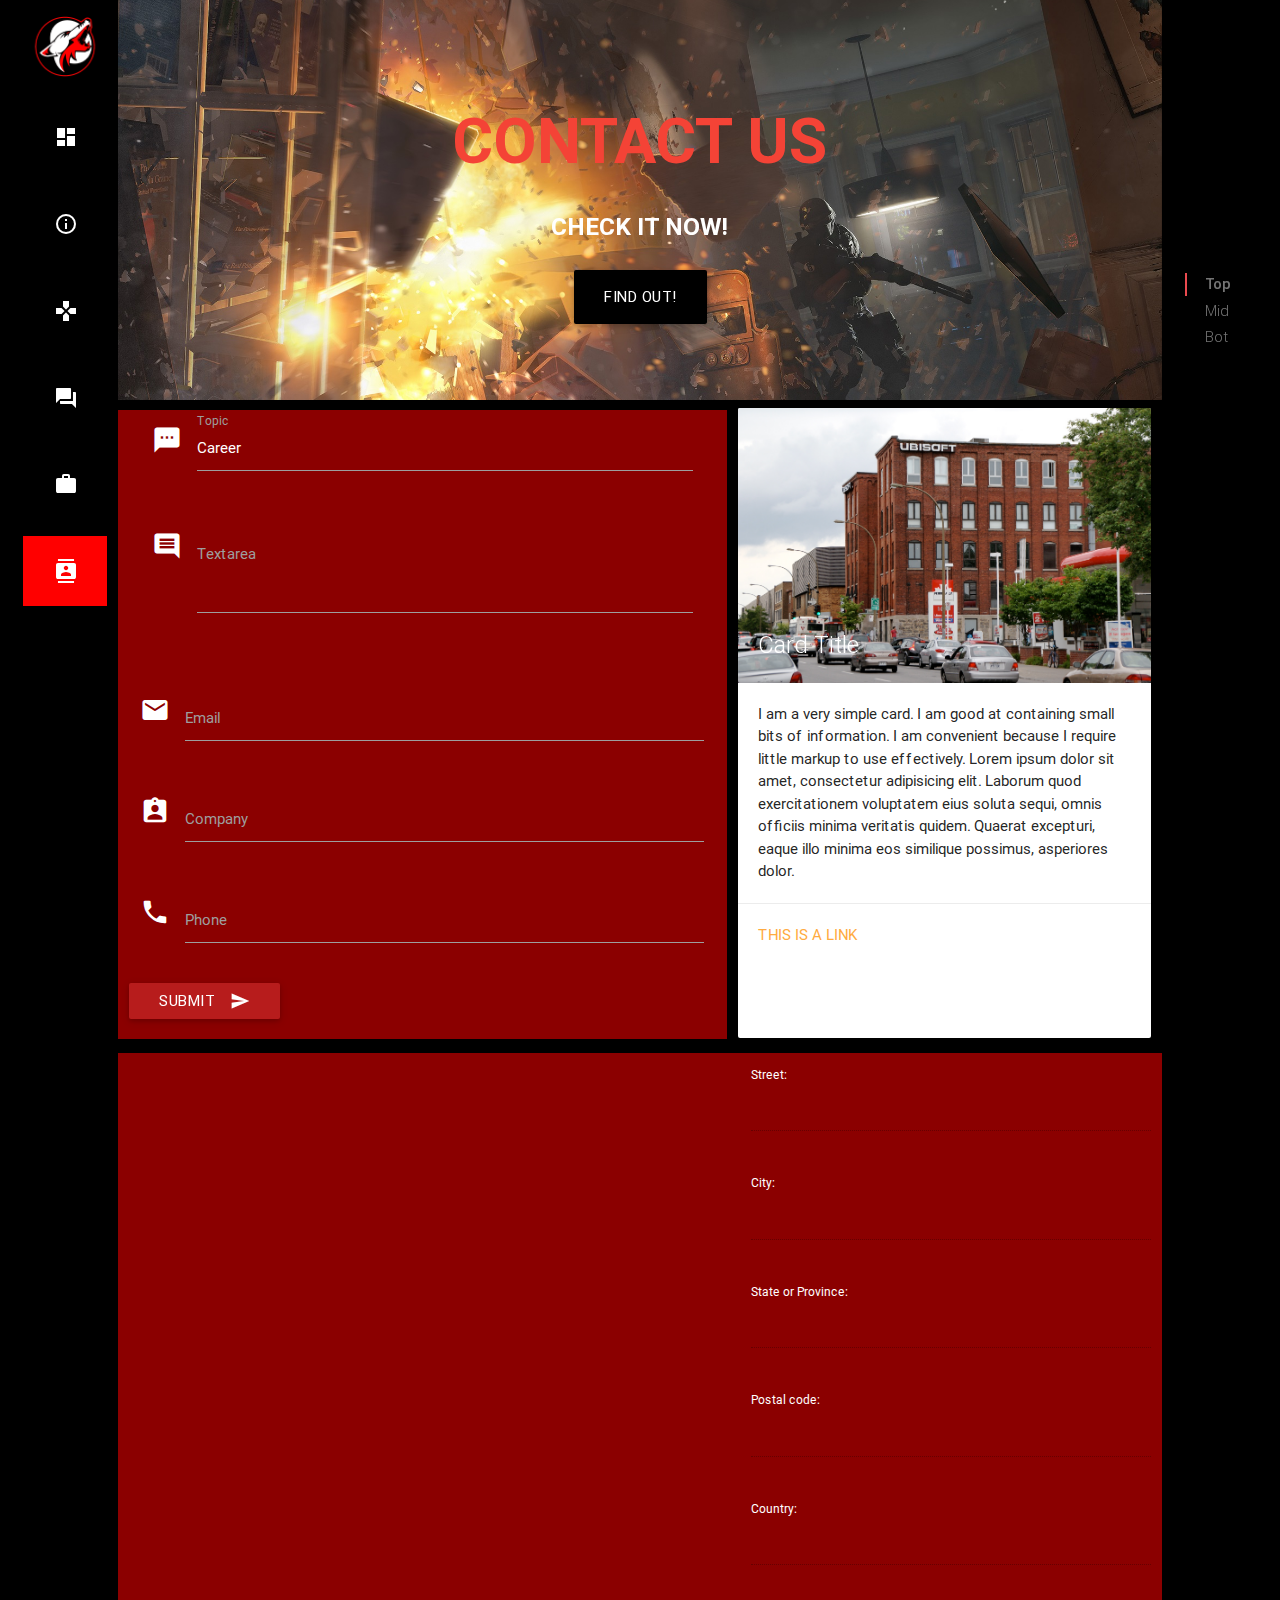
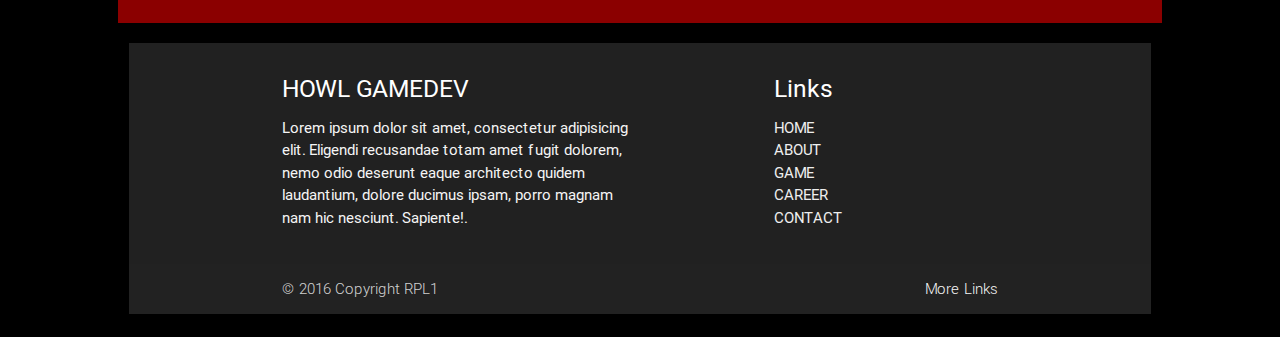
<file: contact.html>
<!DOCTYPE html>
<html>
<head>
    <title>Tugas Besar</title>
    <!--Import Google Icon Font-->
    <link href="http://fonts.googleapis.com/icon?family=Material+Icons" rel="stylesheet">
    <!--Import css-->
    <link type="text/css" rel="stylesheet" href="css/materialize.min.css"  media="screen,projection"/>
    <link rel="stylesheet" href="css/style.css">
    <!--Let browser know website is optimized for mobile-->
    <meta name="viewport" content="width=device-width, initial-scale=1.0"/>
    <script src="https://code.jquery.com/jquery-1.10.2.min.js"></script>
</head>
<body>
    <div class="row con">

        <div class="col s12 m1 l1"> 
            <ul class="nav col s1 m12 l1">
                <li><div class="userView center-align">
                  <a href="#" data-activates="slide-out" class="button-collapse show-on-large"><img class="asd responsive-img" src="img/FOX.png"></a>
                </div></li>
                <li><a href="#" data-activates="slide-out" class="button-collapse show-on-large" id="sideacc"><i class="material-icons">dashboard</i></a></li>
                <li><a href="#" data-activates="slide-out" class="button-collapse show-on-large" id="sideacc"><i class="material-icons">info_outline</i></a></li>
                <li><a href="#" data-activates="slide-out" class="button-collapse show-on-large" id="sideacc"><i class="material-icons">games</i></a></li>
                <li><a href="#" data-activates="slide-out" class="button-collapse show-on-large" id="sideacc"><i class="material-icons">forum</i></a></li>
                <li><a href="#" data-activates="slide-out" class="button-collapse show-on-large" id="sideacc"><i class="material-icons">work</i></a></li>
                <li style="background-color:red"><a href="#" data-activates="slide-out" class="button-collapse show-on-large" id="sideacc"><i class="material-icons">contacts</i></a></li>
            </ul><!--end of sidenav-->
            <ul id="slide-out" class="side-nav">
                <li><div class="userView center-align">
                  <a href="#!user"><img class="asd responsive-img" src="img/FOX.png"></a>
                  <a href="#!name"><span class="white-text name">HOWL</span></a>
                </div></li>
                
                <li><a href="index.html" class="waves-effect waves-red" id="sideacd"><i class="material-icons" id="putih">dashboard</i>HOME</a></li>
                <li><a href="about.html" class="waves-effect waves-red" id="sideacd"><i class="material-icons" id="putih">info_outline</i>ABOUT US</a></li>
                <li><a href="game.html" class="waves-effect waves-red" id="sideacd"><i class="material-icons" id="putih">games</i>GAME</a></li>
                <li><a href="community.html" class="waves-effect waves-red" id="sideacd"><i class="material-icons" id="putih">forum</i>COMMUNITY</a></li>
                <li><a href="career.html" class="waves-effect waves-red" id="sideacd"><i class="material-icons" id="putih">work</i>CAREER</a></li>
                <li><a href="contact.html" class="waves-effect waves-red" id="sideacd"><i class="material-icons" id="putih">contacts</i>CONTACT</a></li>
            </ul>
        </div><!--slidenav-->

        <div class="col s12 m10 l10">
            <div id="paralax" class="parallax-container section scrollspy">
                    <div class="section no-pad-bot">
                      <div class="container">
                        <br><br>
                        <h1 class="header center #f44336 red-text" style="font-weight:bold">CONTACT US</h1>
                        <div class="row center">
                          <h5 class="header col s12 light" style="color:white; font-weight:bold">CHECK IT NOW!</h5>
                        </div>
                        <div class="row center">
                          <a href="#" class="btn-large waves-effect waves-red" style="background-color:#000000">Find out!</a>
                        </div>
                        <br><br>

                      </div>
                    </div>
                    <div class="parallax"><img src="img/bg5.jpg" style="width:100%"></div>
            </div><!--parallax1-->
            
            <div class="col s12 m7 l7 form section scrollspy" id="mida">
                <div class="row">
                    <div class="col s12">
                      <div class="row">
                        <div class="input-field col s12">
                          <i class="material-icons prefix">textsms</i>
                          <input value="Career" type="text" id="autocomplete-input" class="autocomplete">
                          <label class="active" for="autocomplete-input">Topic</label>
                        </div>
                      </div>
                    </div>
                </div><!--Topic-->
                <div class="row">
                    <form class="col s12">
                      <div class="row">
                        <div class="input-field col s12">
                            <i class="material-icons prefix">comment</i>
                            <textarea id="textarea1" class="materialize-textarea" length="1000"></textarea>
                            <label for="textarea1">Textarea</label>
                        </div>
                      </div>
                    </form>
                </div>
                <div class="row">
                    <div class="input-field col s12">
                      <i class="material-icons prefix">email</i>
                      <input id="email" type="email" class="validate">
                      <label for="email">Email</label>
                    </div>
                </div>
                <div class="row">
                    <div class="input-field col s12">
                     <i class="material-icons prefix">assignment_ind</i>
                      <input id="company_name" type="text" class="validate">
                      <label for="company">Company</label>
                    </div>
                </div>
                <div class="row">
                    <div class="input-field col s12">
                     <i class="material-icons prefix">phone</i>
                      <input id="phone" type="tel" class="validate">
                      <label for="phone">Phone</label>
                    </div>
                </div>
                <div class="row">
                    <button class="btn waves-effect waves-light  red darken-4" type="submit" name="action">Submit
                        <i class="material-icons right">send</i>
                    </button>
                </div>
                
            </div>
            <div class="col m5 l5">
                <div class="card sticky-action concard">
                    <div class="card-image waves-effect waves-block waves-light">
                      <img class="activator" src="img/office.jpg">
                      <span class="card-title">Card Title</span>
                    </div>
                    <div class="card-content">
                      <p>I am a very simple card. I am good at containing small bits of information.
                      I am convenient because I require little markup to use effectively. Lorem ipsum dolor sit amet, consectetur adipisicing elit. Laborum quod exercitationem voluptatem eius soluta sequi, omnis officiis minima veritatis quidem. Quaerat excepturi, eaque illo minima eos similique possimus, asperiores dolor.</p>
                    </div>
                    <div class="card-reveal">
                      <span class="card-title grey-text text-darken-4">Card Title<i class="material-icons right">close</i></span>
                      <p>Here is some more information about this product that is only revealed once clicked on.</p>
                    </div>
                    <div class="card-action">
                      <a href="#">This is a link</a>
                    </div>
                </div>
            </div>
            <div class="col s12 m6 l6 reddsih section scrollspy" id="bota">
                <div id="us5" style="width: 615px; height: 550px;"></div>    
            </div>
            <div class="col s12 m6 l6  reddsih">
                <div class="form container-fluid fkanan">
                                <div class="row form-group">
                                    <label class="col-sm-2 control-label" style="color:white">Street:</label>

                                    <div class="col-sm-6">
                                        <input class="form-control" id="us5-street1" disabled="disabled" style="color:white">
                                    </div>
                                </div>
                                <div class="row form-group">
                                    <label class="col-sm-2 control-label" style="color:white">City:</label>

                                    <div class="col-sm-6">
                                        <input style="color:white" class="form-control" id="us5-city" disabled="disabled">
                                    </div>
                                </div>
                                <div class="row form-group">
                                    <label style="color:white" class="col-sm-2 control-label">State or Province:</label>

                                    <div class="col-sm-6">
                                        <input class="form-control" id="us5-state" disabled="disabled" style="color:white">
                                    </div>
                                </div>
                                <div class="row form-group">
                                    <label class="col-sm-2 control-label" style="color:white">Postal code:</label>

                                    <div class="col-sm-6">
                                        <input class="form-control" id="us5-zip" disabled="disabled" style="color:white">
                                    </div>
                                </div>
                                <div class="row form-group">
                                    <label class="col-sm-2 control-label" style="color:white">Country:</label>

                                    <div class="col-sm-6">
                                        <input class="form-control" id="us5-country" disabled="disabled" style="color:white">
                                    </div>
                                </div>
                            </div>
            </div>
            
            <div class="col s12 m12 l12">
                <footer class="page-footer #212121 grey darken-4">
                      <div class="container">
                        <div class="row">
                          <div class="col l6 s12">
                            <h5 class="white-text">HOWL GAMEDEV</h5>
                            <p class="grey-text text-lighten-4">Lorem ipsum dolor sit amet, consectetur adipisicing elit. Eligendi recusandae totam amet fugit dolorem, nemo odio deserunt eaque architecto quidem laudantium, dolore ducimus ipsam, porro magnam nam hic nesciunt. Sapiente!.</p>
                          </div>
                          <div class="col l4 offset-l2 s12">
                            <h5 class="white-text">Links</h5>
                            <ul>
                              <li><a class="grey-text text-lighten-3" href="index.html">HOME</a></li>
                              <li><a class="grey-text text-lighten-3" href="about.html">ABOUT</a></li>
                              <li><a class="grey-text text-lighten-3" href="game.html">GAME</a></li>
                              <li><a class="grey-text text-lighten-3" href="career.html">CAREER</a></li>
                              <li><a class="grey-text text-lighten-3" href="contact.html">CONTACT</a></li>
                            </ul>
                          </div>
                        </div>
                      </div>
                      <div class="footer-copyright">
                        <div class="container">
                        © 2016 Copyright RPL1
                        <a class="grey-text text-lighten-4 right" href="#!">More Links</a>
                        </div>
                      </div>
                </footer><!--end of footer-->
            </div><!--end footer-->
        </div><!--isi-->
        
        <div class="col hide-on-small-only m1 l1">
              <ul class="section table-of-contents toc">
                <li><a href="#paralax">Top</a></li>
                <li><a href="#mida">Mid</a></li>
                <li><a href="#bota">Bot</a></li>
              </ul><!--Spy-->
        </div><!--kanan-->

    </div>
    
    <!--script start here-->
    <script type="text/javascript" src="js/materialize.min.js"></script>
    // be careful to include the parameter "libraries=places"
    <script type="text/javascript" src='http://maps.google.com/maps/api/js?sensor=false&libraries=places'></script>
    <script src="js/locationpicker.jquery.js"></script>
    <script>
        $(document).ready(function(){
            $('.parallax').parallax();/*fantastic4*/
            $(".button-collapse").sideNav();/*fantastic4*/
            $('.scrollspy').scrollSpy();/*fantastic4*/
            /*fantastic4 si waves*/
            $('#textarea1').trigger('autoresize');//textarea
            $('textarea#textarea1').characterCounter();//counter
            $('input.autocomplete').autocomplete({
                data: {
                  "Contact": null,
                  "Career": null,
                  "New Game": null,//autocomplete
                  "Press & Media": null,
                  "Other": null,
                }
            });
            Materialize.updateTextFields();//valuedidalamTopic
            /*done*/
        });
        
        function updateControls(addressComponents) {
                            $('#us5-street1').val(addressComponents.addressLine1);
                            $('#us5-city').val(addressComponents.city);
                            $('#us5-state').val(addressComponents.stateOrProvince);
                            $('#us5-zip').val(addressComponents.postalCode);
                            $('#us5-country').val(addressComponents.country);
                        }
                        $('#us5').locationpicker({
                            location: {
                                latitude: 42.00,
                                longitude: -73.82480799999996
                                /*bandung Latitude and longitude coordinates are: -6.914744, 107.609810.*/
                            },
                            radius: 300,
                            onchanged: function (currentLocation, radius, isMarkerDropped) {
                                var addressComponents = $(this).locationpicker('map').location.addressComponents;
                                updateControls(addressComponents);
                            },
                            oninitialized: function (component) {
                                var addressComponents = $(component).locationpicker('map').location.addressComponents;
                                updateControls(addressComponents);
                            }
                        });
        
        /*done*/
        /*rapih*/
    </script>
</body>
</html>
</file>
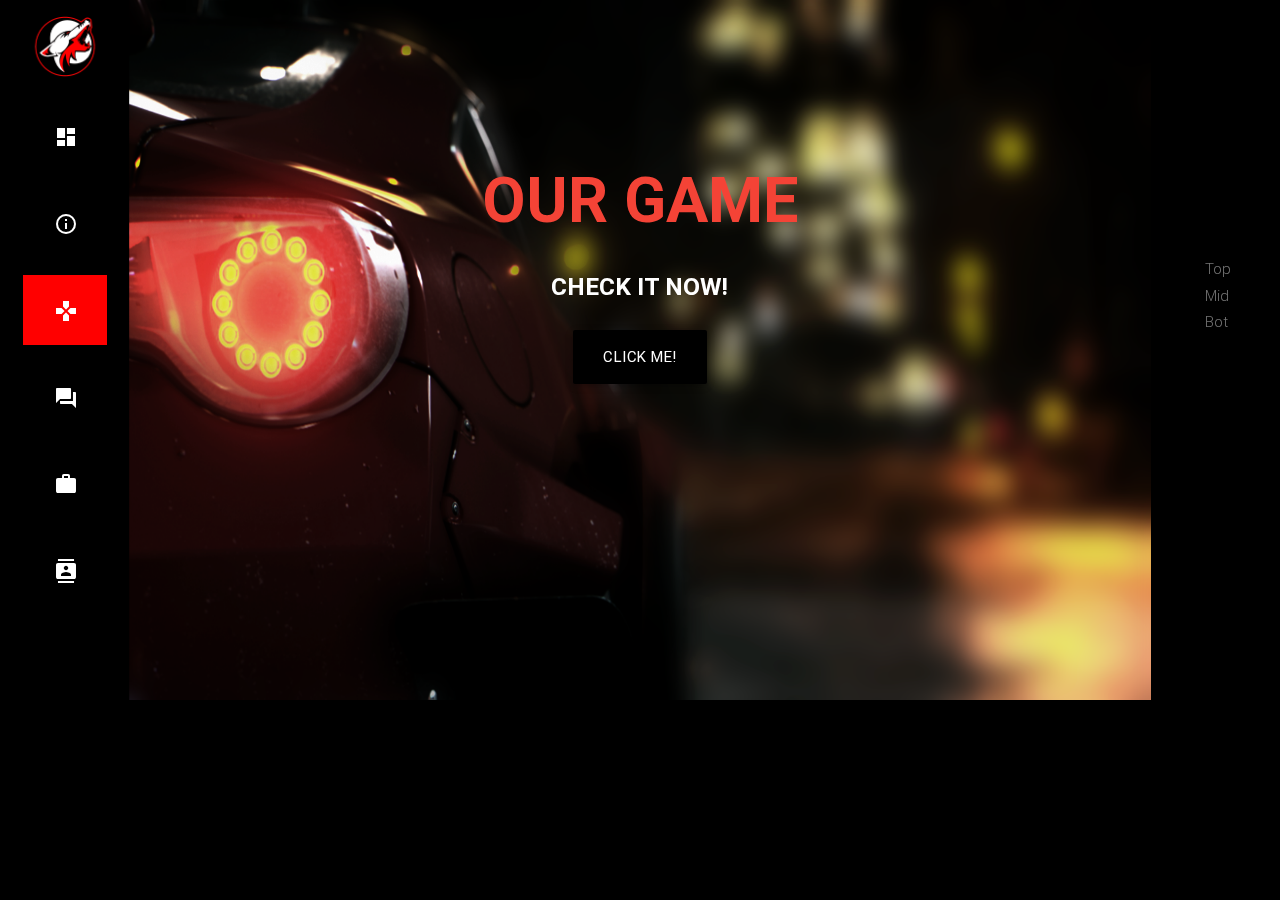
<file: game.html>
<!DOCTYPE html>
<html>
<head>
    <title>Tugas Besar</title>
    <!--Import Google Icon Font-->
    <link href="http://fonts.googleapis.com/icon?family=Material+Icons" rel="stylesheet">
    <!--Import css-->
    <link type="text/css" rel="stylesheet" href="css/materialize.min.css"  media="screen,projection"/>
    <link rel="stylesheet" href="css/style.css">
    <link rel="stylesheet" href="css/component.css"><!--ngaturgambarcaption-->
    <link rel="stylesheet" href="css/component-custom.css"><!--ngaturgambarbawah-->
    <link rel="stylesheet" href="css/demo.css"><!--ngaturgambarbawah-->
    <!--Let browser know website is optimized for mobile-->
    <meta name="viewport" content="width=device-width, initial-scale=1.0"/>
    <script src="js/modernizr.custom.js"></script><!--buatefekgbr-->
</head>
<body>
    <div class="row con">

        <div class="col s12 m1 l1"> 
            <ul class="nav col s1 m12 l1">
                <li><div class="userView center-align">
                  <a href="#" data-activates="slide-out" class="button-collapse show-on-large"><img class="asd responsive-img" src="img/FOX.png"></a>
                </div></li>
                <li><a href="#" data-activates="slide-out" class="button-collapse show-on-large" id="sideacc"><i class="material-icons">dashboard</i></a></li>
                <li><a href="#" data-activates="slide-out" class="button-collapse show-on-large" id="sideacc"><i class="material-icons">info_outline</i></a></li>
                <li style="background-color:red"><a href="#" data-activates="slide-out" class="button-collapse show-on-large" id="sideacc"><i class="material-icons">games</i></a></li>
                <li><a href="#" data-activates="slide-out" class="button-collapse show-on-large" id="sideacc"><i class="material-icons">forum</i></a></li>
                <li><a href="#" data-activates="slide-out" class="button-collapse show-on-large" id="sideacc"><i class="material-icons">work</i></a></li>
                <li><a href="#" data-activates="slide-out" class="button-collapse show-on-large" id="sideacc"><i class="material-icons">contacts</i></a></li>
            </ul><!--end of sidenav-->
            <ul id="slide-out" class="side-nav">
                <li><div class="userView center-align">
                  <a href="#!user"><img class="asd responsive-img" src="img/FOX.png"></a>
                  <a href="#!name"><span class="white-text name">HOWL</span></a>
                </div></li>
                
                <li><a href="index.html" class="waves-effect waves-red" id="sideacd"><i class="material-icons" id="putih">dashboard</i>HOME</a></li>
                <li><a href="about.html" class="waves-effect waves-red" id="sideacd"><i class="material-icons" id="putih">info_outline</i>ABOUT US</a></li>
                <li><a href="game.html" class="waves-effect waves-red" id="sideacd"><i class="material-icons" id="putih">games</i>GAME</a></li>
                <li><a href="community.html" class="waves-effect waves-red" id="sideacd"><i class="material-icons" id="putih">forum</i>COMMUNITY</a></li>
                <li><a href="career.html" class="waves-effect waves-red" id="sideacd"><i class="material-icons" id="putih">work</i>CAREER</a></li>
                <li><a href="contact.html" class="waves-effect waves-red" id="sideacd"><i class="material-icons" id="putih">contacts</i>CONTACT</a></li>
            </ul>
        </div><!--slidenav-->

        <div class="col s12 m10 l10">
            <div class="col s12 m12 l12">
                <div id="paralaxUP" class="parallax-container sectiona scrollspy">
                    <div class="section no-pad-bot">
                      <div class="container">
                        <br><br>
                        <h1 class="header center #f44336 red-text" style="font-weight:bold">OUR GAME</h1>
                        <div class="row center">
                          <h5 class="header col s12 light" style="color:white; font-weight:bold">CHECK IT NOW!</h5>
                        </div>
                        <div class="row center">
                          <a href="#" class="btn-large waves-effect waves-red" style="background-color:#000000" id="button">Click Me!</a>
                        </div>
                        <br><br>

                      </div>
                    </div>
                    <div class="parallax"><img src="img/NFS1.png" style="width:100%"></div>
                </div><!--parallax1-->
                <div class="demo-1">
                    <ul class="grid cs-style-1">
                        <li>
                            <figure id="gbr1" class="sectiona scrollspy">
                                <img src="img/bg6.jpg" alt="img01">
                                <figcaption>
                                    <h3>FOXHOUND</h3>
                                    <span>KOJIMA STUDIO</span>
                                    <a href="gamec.html">Take a look</a>
                                </figcaption>
                            </figure>
                        </li>
                        <li>
                            <figure id="gbr2">
                                <img src="img/bg5.jpg" alt="img02">
                                <figcaption>
                                    <h3>RAINBOW SIX</h3>
                                    <span>Ubisoft</span>
                                    <a href="gamec.html">Take a look</a>
                                </figcaption>
                            </figure>
                        </li>
                        <li>
                            <figure id="gbr3" class="sectiona scrollspy">
                                <img src="img/bg4.jpg" alt="img04">
                                <figcaption>
                                    <h3>Need For Speed</h3>
                                    <span>EA</span>
                                    <a href="gamec.html">Take a look</a>
                                </figcaption>
                            </figure>
                        </li>
                        <li>
                            <figure id="gbr4">
                                <img src="img/bg3.png" alt="img05">
                                <figcaption>
                                    <h3>The Witcher 3</h3>
                                    <span>CD PROJEKT RED</span>
                                    <a href="gamec.html">Take a look</a>
                                </figcaption>
                            </figure>
                        </li>
                        <li>
                            <figure id="gbr5">
                                <img src="img/bg2.jpg" alt="img03">
                                <figcaption>
                                    <h3>MGSVTPP</h3>
                                    <span>Konami</span>
                                    <a href="gamec.html">Take a look</a>
                                </figcaption>
                            </figure>
                        </li>
                        <li>
                            <figure id="gbr6">
                                <img src="img/bg1.jpg" alt="img06">
                                <figcaption>
                                    <h3>Assassin's Creed Syndicate</h3>
                                    <span>Ubisoft</span>
                                    <a href="gamec.html">Take a look</a>
                                </figcaption>
                            </figure>
                        </li>
                    </ul>
                </div><!-- gambaaar -->
                <div id="paralax1" class="parallax-container sectiona scrollspy">
                    <div class="section no-pad-bot">
                      <div class="container">
                        <br><br>
                        <h1 class="header center #f44336 red-text" style="font-weight:bold">MORE GAME</h1>
                        <div class="row center">
                          <h5 class="header col s12 light" style="color:white; font-weight:bold">CHECK IT NOW!</h5>
                        </div>
                        <br><br>

                      </div>
                    </div>
                    <div class="parallax"><img src="img/NFS.jpg" style="width:100%"></div>
                </div><!--parallax1-->
                <main id="hideme">
			
                    <section class="section section--intro">
                        <div class="isolayer isolayer--deco1 isolayer--shadow">
                            <ul class="grid">
                                <li class="grid__item">
                                    <a class="grid__link" href="https://dribbble.com/fuviz"><div class="layer"></div><div class="layer"></div><div class="layer"></div><img class="grid__img layer" src="img/Dribbble/1.png" alt="01" />
                                    </a>
                                </li>
                                <li class="grid__item">
                                    <a class="grid__link" href="https://dribbble.com/fuviz"><div class="layer"></div><div class="layer"></div><div class="layer"></div><img class="grid__img layer" src="img/Dribbble/2.png" alt="02" /></a>
                                </li>
                                <li class="grid__item">
                                    <a class="grid__link" href="https://dribbble.com/fuviz"><div class="layer"></div><div class="layer"></div><div class="layer"></div><img class="grid__img layer" src="img/Dribbble/3.png" alt="03" /></a>
                                </li>
                                <li class="grid__item sectiona scrollspy" id="bottr">
                                    <a class="grid__link" href="https://dribbble.com/fuviz"><div class="layer"></div><div class="layer"></div><div class="layer"></div><img class="grid__img layer" src="img/Dribbble/4.png" alt="04" /></a>
                                </li>
                                <li class="grid__item">
                                    <a class="grid__link" href="https://dribbble.com/fuviz"><div class="layer"></div><div class="layer"></div><div class="layer"></div><img class="grid__img layer" src="img/Dribbble/5.png" alt="05" /></a>
                                </li>
                                <li class="grid__item">
                                    <a class="grid__link" href="https://dribbble.com/fuviz"><div class="layer"></div><div class="layer"></div><div class="layer"></div><img class="grid__img layer" src="img/Dribbble/6.png" alt="06" /></a>
                                </li>
                                <li class="grid__item">
                                    <a class="grid__link" href="https://dribbble.com/fuviz"><div class="layer"></div><div class="layer"></div><div class="layer"></div><img class="grid__img layer" src="img/Dribbble/7.png" alt="07" /></a>
                                </li>
                                <li class="grid__item">
                                    <a class="grid__link" href="https://dribbble.com/fuviz"><div class="layer"></div><div class="layer"></div><div class="layer"></div><img class="grid__img layer" src="img/Dribbble/8.png" alt="08" /></a>
                                </li>
                                <li class="grid__item">
                                    <a class="grid__link" href="https://dribbble.com/fuviz"><div class="layer"></div><div class="layer"></div><div class="layer"></div><img class="grid__img layer" src="img/Dribbble/9.png" alt="09" /></a>
                                </li>
                                <li class="grid__item">
                                    <a class="grid__link" href="https://dribbble.com/fuviz"><div class="layer"></div><div class="layer"></div><div class="layer"></div><img class="grid__img layer" src="img/Dribbble/10.png" alt="10" /></a>
                                </li>
                                <li class="grid__item">
                                    <a class="grid__link" href="https://dribbble.com/fuviz"><div class="layer"></div><div class="layer"></div><div class="layer"></div><img class="grid__img layer" src="img/Dribbble/1.png" alt="01" /></a>
                                </li>
                                <li class="grid__item">
                                    <a class="grid__link" href="https://dribbble.com/fuviz"><div class="layer"></div><div class="layer"></div><div class="layer"></div><img class="grid__img layer" src="img/Dribbble/2.png" alt="02" /></a>
                                </li>
                                <li class="grid__item">
                                    <a class="grid__link" href="https://dribbble.com/fuviz"><div class="layer"></div><div class="layer"></div><div class="layer"></div><img class="grid__img layer" src="img/Dribbble/3.png" alt="03" /></a>
                                </li>
                                <li class="grid__item">
                                    <a class="grid__link" href="https://dribbble.com/fuviz"><div class="layer"></div><div class="layer"></div><div class="layer"></div><img class="grid__img layer" src="img/Dribbble/4.png" alt="04" /></a>
                                </li>
                                <li class="grid__item">
                                    <a class="grid__link" href="https://dribbble.com/fuviz"><div class="layer"></div><div class="layer"></div><div class="layer"></div><img class="grid__img layer" src="img/Dribbble/5.png" alt="05" /></a>
                                </li>
                                <li class="grid__item">
                                    <a class="grid__link" href="https://dribbble.com/fuviz"><div class="layer"></div><div class="layer"></div><div class="layer"></div><img class="grid__img layer" src="img/Dribbble/6.png" alt="06" /></a>
                                </li>
                                <li class="grid__item">
                                    <a class="grid__link" href="https://dribbble.com/fuviz"><div class="layer"></div><div class="layer"></div><div class="layer"></div><img class="grid__img layer" src="img/Dribbble/7.png" alt="07" /></a>
                                </li>
                                <li class="grid__item">
                                    <a class="grid__link" href="https://dribbble.com/fuviz"><div class="layer"></div><div class="layer"></div><div class="layer"></div><img class="grid__img layer" src="img/Dribbble/8.png" alt="08" /></a>
                                </li>
                                <li class="grid__item">
                                    <a class="grid__link" href="https://dribbble.com/fuviz"><div class="layer"></div><div class="layer"></div><div class="layer"></div><img class="grid__img layer" src="img/Dribbble/9.png" alt="09" /></a>
                                </li>
                                <li class="grid__item">
                                    <a class="grid__link" href="https://dribbble.com/fuviz"><div class="layer"></div><div class="layer"></div><div class="layer"></div><img class="grid__img layer" src="img/Dribbble/10.png" alt="10" /></a>
                                </li>
                            </ul>
                        </div>
                    </section><!--introyangmaudipake-->

                    <!-- Related demos -->
                </main>
            </div>
        </div><!--isi-->
        
        <div class="col hide-on-small-only m1 l1">
              <ul class="sectiona table-of-contents toc">
                <li><a href="#gbr1">Top</a></li>
                <li><a href="#paralax1">Mid</a></li>
                <li><a href="#bottr">Bot</a></li>
              </ul><!--Spy-->
        </div><!--kanan-->

    </div>
    
    <!--script start here-->
    <script type="text/javascript" src="https://code.jquery.com/jquery-2.1.1.min.js"></script>
    <script type="text/javascript" src="js/materialize.min.js"></script>
    <script src="js/toucheffects.js"></script>
    <script src="src/images-grid.js"></script>
    
    <script src="js/imagesloaded.pkgd.min.js"></script>
    <script src="js/masonry.pkgd.min.js"></script>
	<script src="js/dynamics.min.js"></script><!--important-->
	<script src="js/classie.js"></script>
	<script src="js/main.js"></script>
    <script>
        $(document).ready(function(){
            /*1*/$('.parallax').parallax();/*fantastic4*/
            /*2*/$(".button-collapse").sideNav();/*fantastic4*/
            /*3*/$('.scrollspy').scrollSpy();/*fantastic4*/
            /*4*//*fantastic4 si waves*/
            /*5*//*captionhoverhover*/
            /*6*/$('#gbr1,#gbr2,#gbr3,#gbr4,#gbr5,#gbr6,#paralax1,#hideme').hide();
            /*buatngehidedulu*/
            /*7*/$("#button").click(function(){
                    $("#gbr1").fadeIn();
                    $("#gbr2").fadeIn("slow");
                    $("#gbr3").fadeIn(3000);
                    $("#gbr4").fadeIn();
                    $("#gbr5").fadeIn("slow");
                    $("#gbr6").fadeIn(3000);
                    $("#paralax1").fadeIn();
                    $("#hideme").fadeIn();
                });
                $("#button").click(function() {
                    $('html, body').animate({
                        scrollTop: $("#gbr1").offset().top
                    }, 2000);
                });
            /*jqueryclick*/
            
        });
        
        /*8*/(function() {
                function getRandomInt(min, max) {
                    return Math.floor(Math.random() * (max - min + 1)) + min;
                }

                new IsoGrid(document.querySelector('.isolayer--deco1'), {
                    transform : 'translateX(33vw) translateY(-340px) rotateX(45deg) rotateZ(45deg)',
                    stackItemsAnimation : {
                        properties : function(pos) {
                            return {
                                translateZ: (pos+1) * 30,
                                rotateZ: getRandomInt(-4, 4)
                            };
                        },
                        options : function(pos, itemstotal) {
                            return {
                                type: dynamics.bezier,
                                duration: 500,
                                points: [{"x":0,"y":0,"cp":[{"x":0.2,"y":1}]},{"x":1,"y":1,"cp":[{"x":0.3,"y":1}]}],
                                delay: (itemstotal-pos-1)*40
                            };
                        }
                    }
                });


            })();
        /*DONE*/
    </script>
</body>
</html>
</file>
<file: css/styletime.css>
/* -------------------------------- 

Primary style

-------------------------------- */
html * {
  -webkit-font-smoothing: antialiased;
  -moz-osx-font-smoothing: grayscale;
}

*, *:after, *:before {
  -webkit-box-sizing: border-box;
  -moz-box-sizing: border-box;
  box-sizing: border-box;
}

/* -------------------------------- 

Modules - reusable parts of our design

-------------------------------- */
.cd-container {
  /* this class is used to give a max-width to the element it is applied to, and center it horizontally when it reaches that max-width */
  width: 90%;
  max-width: 1170px;
  margin: 0 auto;
}
.cd-container::after {
  /* clearfix */
  content: '';
  display: table;
  clear: both;
}

/* -------------------------------- 

Main components 

-------------------------------- */
header {
  height: 200px;
  line-height: 200px;
  text-align: center;
  background: #303e49;
}
header h1 {
  color: white;
  font-size: 18px;
  font-size: 1.125rem;
}
@media only screen and (min-width: 1170px) {
  header {
    height: 300px;
    line-height: 300px;
  }
  header h1 {
    font-size: 24px;
    font-size: 1.5rem;
  }
}

#cd-timeline {
  position: relative;
  padding: 2em 0;
  margin-top: 0px;
  margin-bottom: 0px;
}
#cd-timeline::before {
  /* this is the vertical line */
  content: '';
  position: absolute;
  top: 0;
  left: 18px;
  height: 100%;
  width: 4px;
  background: #d7e4ed;
}
@media only screen and (min-width: 1170px) {
  #cd-timeline {
    margin-top: 0px;
    margin-bottom: 0px;
  }
  #cd-timeline::before {
    left: 50%;
    margin-left: -2px;
  }
}

.cd-timeline-block {
  position: relative;
  margin: 2em 0;
}
.cd-timeline-block:after {
  content: "";
  display: table;
  clear: both;
}
.cd-timeline-block:first-child {
  margin-top: 0;
}
.cd-timeline-block:last-child {
  margin-bottom: 0;
}
@media only screen and (min-width: 1170px) {
  .cd-timeline-block {
    margin: 4em 0;
  }
  .cd-timeline-block:first-child {
    margin-top: 0;
  }
  .cd-timeline-block:last-child {
    margin-bottom: 0;
  }
}

.cd-timeline-img {
  position: absolute;
  top: 0;
  left: 0;
  width: 40px;
  height: 40px;
  border-radius: 50%;
  box-shadow: 0 0 0 4px white, inset 0 2px 0 rgba(0, 0, 0, 0.08), 0 3px 0 4px rgba(0, 0, 0, 0.05);
}
.cd-timeline-img img {
  display: block;
  width: 24px;
  height: 24px;
  position: relative;
  left: 50%;
  top: 50%;
  margin-left: -12px;
  margin-top: -12px;
}
.cd-timeline-img.cd-picture {
  background: red;
}
.cd-timeline-img.cd-movie {
  background: black;
}
.cd-timeline-img.cd-location {
  background: black;
}
@media only screen and (min-width: 1170px) {
  .cd-timeline-img {
    width: 60px;
    height: 60px;
    left: 50%;
    margin-left: -30px;
    /* Force Hardware Acceleration in WebKit */
    -webkit-transform: translateZ(0);
    -webkit-backface-visibility: hidden;
  }
  .cssanimations .cd-timeline-img.is-hidden {
    visibility: hidden;
  }
  .cssanimations .cd-timeline-img.bounce-in {
    visibility: visible;
    -webkit-animation: cd-bounce-1 0.6s;
    -moz-animation: cd-bounce-1 0.6s;
    animation: cd-bounce-1 0.6s;
  }
}

@-webkit-keyframes cd-bounce-1 {
  0% {
    opacity: 0;
    -webkit-transform: scale(0.5);
  }

  60% {
    opacity: 1;
    -webkit-transform: scale(1.2);
  }

  100% {
    -webkit-transform: scale(1);
  }
}
@-moz-keyframes cd-bounce-1 {
  0% {
    opacity: 0;
    -moz-transform: scale(0.5);
  }

  60% {
    opacity: 1;
    -moz-transform: scale(1.2);
  }

  100% {
    -moz-transform: scale(1);
  }
}
@keyframes cd-bounce-1 {
  0% {
    opacity: 0;
    -webkit-transform: scale(0.5);
    -moz-transform: scale(0.5);
    -ms-transform: scale(0.5);
    -o-transform: scale(0.5);
    transform: scale(0.5);
  }

  60% {
    opacity: 1;
    -webkit-transform: scale(1.2);
    -moz-transform: scale(1.2);
    -ms-transform: scale(1.2);
    -o-transform: scale(1.2);
    transform: scale(1.2);
  }

  100% {
    -webkit-transform: scale(1);
    -moz-transform: scale(1);
    -ms-transform: scale(1);
    -o-transform: scale(1);
    transform: scale(1);
  }
}
.cd-timeline-content {
  position: relative;
  margin-left: 60px;
  background: white;
  border-radius: 0.25em;
  padding: 1em;
  box-shadow: 0 3px 0 #d7e4ed;
}
.cd-timeline-content:after {
  content: "";
  display: table;
  clear: both;
}
.cd-timeline-content h2 {
  color: #303e49;
}
.cd-timeline-content p, .cd-timeline-content .cd-read-more, .cd-timeline-content .cd-date {
  font-size: 13px;
  font-size: 0.8125rem;
}
.cd-timeline-content .cd-read-more, .cd-timeline-content .cd-date {
  display: inline-block;
}
.cd-timeline-content p {
  margin: 1em 0;
  line-height: 1.6;
}
.cd-timeline-content .cd-read-more {
  float: right;
  padding: .8em 1em;
  background: #acb7c0;
  color: white;
  border-radius: 0.25em;
}
.no-touch .cd-timeline-content .cd-read-more:hover {
  background-color: #bac4cb;
}
.cd-timeline-content .cd-date {
  float: left;
  padding: .8em 0;
  opacity: .7;
}
.cd-timeline-content::before {
  content: '';
  position: absolute;
  top: 16px;
  right: 100%;
  height: 0;
  width: 0;
  border: 7px solid transparent;
  border-right: 7px solid white;
}
@media only screen and (min-width: 768px) {
  .cd-timeline-content h2 {
    font-size: 20px;
    font-size: 1.25rem;
  }
  .cd-timeline-content p {
    font-size: 16px;
    font-size: 1rem;
  }
  .cd-timeline-content .cd-read-more, .cd-timeline-content .cd-date {
    font-size: 14px;
    font-size: 0.875rem;
  }
}
@media only screen and (min-width: 1170px) {
  .cd-timeline-content {
    margin-left: 0;
    padding: 1.6em;
    width: 45%;
  }
  .cd-timeline-content::before {
    top: 24px;
    left: 100%;
    border-color: transparent;
    border-left-color: white;
  }
  .cd-timeline-content .cd-read-more {
    float: left;
  }
  .cd-timeline-content .cd-date {
    position: absolute;
    width: 100%;
    left: 122%;
    top: 6px;
    font-size: 16px;
    font-size: 1rem;
  }
  .cd-timeline-block:nth-child(even) .cd-timeline-content {
    float: right;
  }
  .cd-timeline-block:nth-child(even) .cd-timeline-content::before {
    top: 24px;
    left: auto;
    right: 100%;
    border-color: transparent;
    border-right-color: white;
  }
  .cd-timeline-block:nth-child(even) .cd-timeline-content .cd-read-more {
    float: right;
  }
  .cd-timeline-block:nth-child(even) .cd-timeline-content .cd-date {
    left: auto;
    right: 122%;
    text-align: right;
  }
  .cssanimations .cd-timeline-content.is-hidden {
    visibility: hidden;
  }
  .cssanimations .cd-timeline-content.bounce-in {
    visibility: visible;
    -webkit-animation: cd-bounce-2 0.6s;
    -moz-animation: cd-bounce-2 0.6s;
    animation: cd-bounce-2 0.6s;
  }
}

@media only screen and (min-width: 1170px) {
  /* inverse bounce effect on even content blocks */
  .cssanimations .cd-timeline-block:nth-child(even) .cd-timeline-content.bounce-in {
    -webkit-animation: cd-bounce-2-inverse 0.6s;
    -moz-animation: cd-bounce-2-inverse 0.6s;
    animation: cd-bounce-2-inverse 0.6s;
  }
}
@-webkit-keyframes cd-bounce-2 {
  0% {
    opacity: 0;
    -webkit-transform: translateX(-100px);
  }

  60% {
    opacity: 1;
    -webkit-transform: translateX(20px);
  }

  100% {
    -webkit-transform: translateX(0);
  }
}
@-moz-keyframes cd-bounce-2 {
  0% {
    opacity: 0;
    -moz-transform: translateX(-100px);
  }

  60% {
    opacity: 1;
    -moz-transform: translateX(20px);
  }

  100% {
    -moz-transform: translateX(0);
  }
}
@keyframes cd-bounce-2 {
  0% {
    opacity: 0;
    -webkit-transform: translateX(-100px);
    -moz-transform: translateX(-100px);
    -ms-transform: translateX(-100px);
    -o-transform: translateX(-100px);
    transform: translateX(-100px);
  }

  60% {
    opacity: 1;
    -webkit-transform: translateX(20px);
    -moz-transform: translateX(20px);
    -ms-transform: translateX(20px);
    -o-transform: translateX(20px);
    transform: translateX(20px);
  }

  100% {
    -webkit-transform: translateX(0);
    -moz-transform: translateX(0);
    -ms-transform: translateX(0);
    -o-transform: translateX(0);
    transform: translateX(0);
  }
}
@-webkit-keyframes cd-bounce-2-inverse {
  0% {
    opacity: 0;
    -webkit-transform: translateX(100px);
  }

  60% {
    opacity: 1;
    -webkit-transform: translateX(-20px);
  }

  100% {
    -webkit-transform: translateX(0);
  }
}
@-moz-keyframes cd-bounce-2-inverse {
  0% {
    opacity: 0;
    -moz-transform: translateX(100px);
  }

  60% {
    opacity: 1;
    -moz-transform: translateX(-20px);
  }

  100% {
    -moz-transform: translateX(0);
  }
}
@keyframes cd-bounce-2-inverse {
  0% {
    opacity: 0;
    -webkit-transform: translateX(100px);
    -moz-transform: translateX(100px);
    -ms-transform: translateX(100px);
    -o-transform: translateX(100px);
    transform: translateX(100px);
  }

  60% {
    opacity: 1;
    -webkit-transform: translateX(-20px);
    -moz-transform: translateX(-20px);
    -ms-transform: translateX(-20px);
    -o-transform: translateX(-20px);
    transform: translateX(-20px);
  }

  100% {
    -webkit-transform: translateX(0);
    -moz-transform: translateX(0);
    -ms-transform: translateX(0);
    -o-transform: translateX(0);
    transform: translateX(0);
  }
}

.cd-date{
    color: white;
}
</file>
<file: css/style.css>
body{
    background-color: black;
}

.name{
    font-size: 40px;
    height: 40px;
}/*nama di slidenav*/
.asd{
    width: 100%; 
}/*gambarlogo*/
#slide-out{
    padding: 20px;
    background-color: black;
}/*indikatorpage*/
/*end of slidenav*/


/*start row*/
.nav{
    position: fixed;
    background-color: transparent;
}/*navindikator*/

#sliderrow{
    margin-top: 5px;
    height: 400px;
}/*gambarslidingatas*/

#hd,#pa{
    color: red;
    text-transform: uppercase;
    font-weight: bold;
    z-index: 100;
}/*tulisansliding*/

#sideacc{
    margin-top: 20%;
    padding: 28%;
    width: 80%;
    height: 70px;
    margin-left: 10%;
    color: white;
}/*navindikator*/

#sideacm{
    margin-top: 30%;
    padding: 28%;
    width: 80%;
    height: 70px;
    margin-left: 10%;
    color: white;
}/*navindikator*/

#sideacd{
    margin-top: 0%;
    width: 80%;
    margin-left: 10%;
    color: white;
}/*navslide*/

#putih{
    margin-top: 0px;
    color: white;
}/*warnaicon*/

.isi{
    background-color: #212121;
    width: 100%;
}/*gabunganantaraslideimg&3grid*/

.gridding{
    width: 80%;
    margin-left: 10%;
    text-align: center;
}/*paragraf3grid*/

footer{
    margin-bottom: 0px;
}

.con{
    margin: 0px;
}/*rowutama*/

#colapz{
    background-color:#212121 ;
    color: white;
}/*isidaricolaps*/

.toc{
    position: fixed;
    margin-top: 20%;
}/*tableofcontent*/

.cardd{
    margin: 0px;
    height: 500px;
}/*2cardbawah*/

#coll{
    height: 600px;
    max-height: 600px;
    margin-bottom: 10px;
}

.collapsible-header{
    padding: 0px;
}

.collapsible{
    border-color: black;
}
#paralaxLOW{
    width: 100%;
    height: 300px;
    padding: 10px;
}
#paralax{
    z-index: 100;
    width: 100%;
    height: 400px;
}

#paralax1{
    z-index: 100;
    width: 100%;
    height: 400px;
    margin: 10px 0px 10px 0px;
}

#paralax2{
    z-index: 100;
    width: 100%;
    height: 500px;
    margin: 10px 0px 10px 0px;
}

.gridding1{
    width: 100%;
    margin-left: 10%;
    text-align: center;
}/*paragraf3gridabout*/

.carousel img{
    margin 0px;
}

.form{
    background-color: darkred;
    color: white;
    margin-top: 10px;
}

.aniview{
    margin: 0px;
    padding: 0% 0% 0% 10%;
}

.aniview img{
    margin: 10px 5px 10px 5px;
    float: left;
}

.chartt{
    height: 350px;
    width: 100%;
}

.fasd{
    width: 100%;
}
.ct-chart{
    height: 300px;
    stroke: white;
}

.descript{
    width: 35%;
    height: 100%;
    position: inherit;
    top: 40%;
    left: 53%;
}

.hitam{
    background-color: black;
}

.jarak{
    margin-top: 50px;
}

#paralaxUP{
    height: 700px;
}

#zindex{
    z-index: 100;
}

#lowindex{
    z-index: 10;
}

.concard{
    height: 630px;
    max-height: 630px;
}

.reddsih{
    background-color: darkred;
    width: 100%;
    height: 570px;
}

#us5{
    margin: 10px 0px 0px 0px ;
}

.fkanan{
    width: 80%;
    margin-left: 100px;
    color: white;
}

/*countdowntime*/
ul.countdown {
    list-style: none;
    padding: 0;
    display: block;
    text-align: center;
}
ul.countdown li {
    display: inline-block;
}
ul.countdown li span {
    font-size: 80px;
    font-weight: 300;
    line-height: 80px;
}
ul.countdown li.seperator {
    font-size: 80px;
    line-height: 70px;
    vertical-align: top;
}
ul.countdown li p {
    color: red;
    font-size: 14px;
}
.countdowntm{
    height: 650px;
    padding-top: 20px;
    background-image: url(../img/maxresdefault.jpg)
}

#paralaxCom{
    height: 550px;
}

.sliderPR{
    color: white;
    width: 100%;
    background: black;
    margin-top: 20px;
}

.slider-pro {
    font-family: 'Open Sans', Arial;
}
/* Example 5 */

#example5 .sp-thumbnail-image-container {
	width: 100px;
	height: 80px;
	overflow: hidden;
	float: left;
}

#example5 .sp-thumbnail-image {
	height: 100%;
}

#example5 .sp-thumbnail-text {
	width: 170px;
    float: right;
    padding: 8px;
    background-color: transparent;
    -moz-box-sizing: border-box;
    box-sizing: border-box;
}

#example5 .sp-thumbnail-title {
	margin-bottom: 5px;
	text-transform: uppercase;
	color: #f0f0f0;
}

#example5 .sp-thumbnail-description {
	font-size: 14px;
	color: #f0f0f0;
}

@media (max-width: 500px) {
	#example5 .sp-thumbnail {
		text-align: center;
	}

	#example5 .sp-thumbnail-image-container {
		display: none;
	}

	#example5 .sp-thumbnail-text {
		width: 120px;
	}

	#example5 .sp-thumbnail-title {
		font-size: 12px;
		text-transform: uppercase;
	}

	#example5 .sp-thumbnail-description {
		display: none;
	}
}

main{
    height: 500px;
    background-color: darkred;
    margin: 0px;
}

.blak{
    background-color: black;
    padding: 20px 30px 10px 30px;
}


/*blur*/
.ib-container{
	position: relative;
	width: 800px;
	margin: 30px auto;
	display: block;
}
.ib-container:before,
.ib-container:after {
    content:"";
    display:table;
}
.ib-container:after {
    clear:both;
}
.ib-container article{
	display: block;
	width: 350px;
	height: 440px;
	background: #f0f0f0;
	cursor: pointer;
	float: left;
	border: 10px solid #f0f0f0;
	text-align: left;
	text-transform: none;
	margin: 20px;
	z-index: 1;
	-webkit-backface-visibility: hidden;
	box-shadow: 
		0px 0px 0px 10px rgba(255,255,255,1), 
		1px 1px 3px 10px rgba(0,0,0,0.2);
	-webkit-transition: 
		opacity 0.4s linear, 
		-webkit-transform 0.4s ease-in-out, 
		box-shadow 0.4s ease-in-out;
	-moz-transition: 
		opacity 0.4s linear, 
		-moz-transform 0.4s ease-in-out, 
		box-shadow 0.4s ease-in-out;
	-o-transition: 
		opacity 0.4s linear, 
		-o-transform 0.4s ease-in-out, 
		box-shadow 0.4s ease-in-out;
	-ms-transition: 
		opacity 0.4s linear, 
		-ms-transform 0.4s ease-in-out, 
		box-shadow 0.4s ease-in-out;
	transition: 
		opacity 0.4s linear, 
		transform 0.4s ease-in-out, 
		box-shadow 0.4s ease-in-out;

}
/* Hover Style for all the items: blur, scale down*/
.ib-container article.blur{
	box-shadow: 0px 0px 20px 10px rgba(255,255,255,1);
	-webkit-transform: scale(0.9);
	-moz-transform: scale(0.9);
	-o-transform: scale(0.9);
	-ms-transform: scale(0.9);
	transform: scale(0.9);
	opacity: 0.7;
}
.ib-container article.blur h4{
	text-shadow: 0px 0px 10px rgba(0, 0, 0, 0.9);
	color: rgba(0, 0, 0, 0);
	opacity: 0.5;
}
.ib-container article.blur img{
	text-shadow: 0px 0px 10px rgba(0, 0, 0, 0.9);
	color: rgba(0, 0, 0, 0);
	opacity: 0.5;
}
/* Hover Style for single item: scale up */
.ib-container article.active{
	-webkit-transform: scale(1.05);
	-moz-transform: scale(1.05);
	-o-transform: scale(1.05);
	-ms-transform: scale(1.05);
	transform: scale(1.05);
	box-shadow: 
		0px 0px 0px 10px rgba(255,255,255,1), 
		1px 11px 15px 10px rgba(0,0,0,0.4);
	z-index: 100;	
	opacity: 1;
}
.ib-container article.active h3 a,
.ib-container article.active header span,
.ib-container article.active p{
	opacity; 1;
}

.ngetikse{
    padding: 0px 10% 0px 35%;
}

.type-it{
    font-size: 50px;
    font-weight: bold;
    color: white;
}

.vidi{
    margin-top: 20px;
    height: 500px;
    background-color: darkred;
    color: white;
}

#exPRO{
    margin-top: 40px;
    background-color: darkred;
    color: white;
}

#exPROz{
    background-color: white;
    color: black;
    margin-top: 10px;
}

.lab{
    position: fixed;
}

.righto,.lefto{
    background-color:#212121;
    margin-top: 20px;
    height:600px;
}

.botto{
    background-color:#212121;
    margin-top: 0px;
}

#owl-demo .item img{
    display: block;
    width: 100%;
    height: 500px;
}

.my-class{
   background: #304CD8;
   background: -webkit-linear-gradient(left, #304CD8 0%, #9F3762 100%);
   background: -ms-linear-gradient(left, #304CD8 0%, #9F3762 100%);
   background: linear-gradient(to right, #304CD8 0%, #9F3762 100%);
   color: #fff;
   font-size: 30px;
   padding: 35px;
   text-align: center;
}

#kanaan{
    color: white;
    margin-top: 20px;
    background-color: darkred;
    height: 500px;
}

#imgkanan{
    margin-top: 40px;
}

#imaag{
    height: 200px;
}
</file>
<file: css/component.css>
.grid {
	max-width: 1300px;
    margin: 10px;
    padding: 0px;
	list-style: none;
	text-align: center;
}

.grid li {
	display: inline-block;
	width: 440px;
	margin: 10px;
	text-align: left;
	position: relative;
}

.grid figure {
	margin: 0;
	position: relative;
}

.grid figure img {
    
	max-width: 100%;
	display: block;
	position: relative;
}

.grid figcaption {
	position: absolute;
	top: 0;
	left: 0;
	background: #2c3f52;
	color: #ed4e6e;
}

.grid figcaption h3 {
	margin: 0;
	padding: 0;
	color: #fff;
}

.grid figcaption span:before {
	content: '';/*by*/
}

.grid figcaption a {
	text-align: center;
	padding: 5px 10px;
	border-radius: 2px;
	display: inline-block;
	background: #ed4e6e;
	color: #fff;
}

/* Individual Caption Styles */

/* Caption Style 1 */
.cs-style-1 figcaption {
    height: 100%;
	max-height: 300px;
	width: 100%;
	opacity: 0;
	text-align: center;
	-webkit-backface-visibility: hidden;
	-moz-backface-visibility: hidden;
	backface-visibility: hidden;
	-webkit-transition: -webkit-transform 0.3s, opacity 0.3s;
	-moz-transition: -moz-transform 0.3s, opacity 0.3s;
	transition: transform 0.3s, opacity 0.3s;
}

.no-touch .cs-style-1 figure:hover figcaption,
.cs-style-1 figure.cs-hover figcaption {
	opacity: 1;
	-webkit-transform: translate(15px, 15px);
	-moz-transform: translate(15px, 15px);
	-ms-transform: translate(15px, 15px);
	transform: translate(15px, 15px);
}

.cs-style-1 figcaption h3 {
	margin-top: 70px;
}

.cs-style-1 figcaption span {
	display: block;
}

.cs-style-1 figcaption a {
	margin-top: 30px;
}

/* Caption Style 2 */
.cs-style-2 figure img {
	z-index: 10;
	-webkit-transition: -webkit-transform 0.4s;
	-moz-transition: -moz-transform 0.4s;
	transition: transform 0.4s;
}

.no-touch .cs-style-2 figure:hover img,
.cs-style-2 figure.cs-hover img {
	-webkit-transform: translateY(-90px);
	-moz-transform: translateY(-90px);
	-ms-transform: translateY(-90px);
	transform: translateY(-90px);
}

.cs-style-2 figcaption {
	height: 90px;
	width: 100%;
	top: auto;
	bottom: 0;
}

.cs-style-2 figcaption a {
	position: absolute;
	right: 20px;
	top: 30px;
}

/* Caption Style 3 */
.cs-style-3 figure {
	overflow: hidden;
}

.cs-style-3 figure img {
	-webkit-transition: -webkit-transform 0.4s;
	-moz-transition: -moz-transform 0.4s;
	transition: transform 0.4s;
}

.no-touch .cs-style-3 figure:hover img,
.cs-style-3 figure.cs-hover img {
	-webkit-transform: translateY(-50px);
	-moz-transform: translateY(-50px);
	-ms-transform: translateY(-50px);
	transform: translateY(-50px);
}

.cs-style-3 figcaption {
	height: 100px;
	width: 100%;
	top: auto;
	bottom: 0;
	opacity: 0;
	-webkit-transform: translateY(100%);
	-moz-transform: translateY(100%);
	-ms-transform: translateY(100%);
	transform: translateY(100%);
	-webkit-transition: -webkit-transform 0.4s, opacity 0.1s 0.3s;
	-moz-transition: -moz-transform 0.4s, opacity 0.1s 0.3s;
	transition: transform 0.4s, opacity 0.1s 0.3s;
}

.no-touch .cs-style-3 figure:hover figcaption,
.cs-style-3 figure.cs-hover figcaption {
	opacity: 1;
	-webkit-transform: translateY(0px);
	-moz-transform: translateY(0px);
	-ms-transform: translateY(0px);
	transform: translateY(0px);
	-webkit-transition: -webkit-transform 0.4s, opacity 0.1s;
	-moz-transition: -moz-transform 0.4s, opacity 0.1s;
	transition: transform 0.4s, opacity 0.1s;
}

.cs-style-3 figcaption a {
	position: absolute;
	bottom: 20px;
	right: 20px;
}

/* Caption Style 4 */
.cs-style-4 li {
	-webkit-perspective: 1700px;
	-moz-perspective: 1700px;
	perspective: 1700px;
	-webkit-perspective-origin: 0 50%;
	-moz-perspective-origin: 0 50%;
	perspective-origin: 0 50%;
}

.cs-style-4 figure {
	-webkit-transform-style: preserve-3d;
	-moz-transform-style: preserve-3d;
	transform-style: preserve-3d;
}

.cs-style-4 figure > div {
	overflow: hidden;
}

.cs-style-4 figure img {
	-webkit-transition: -webkit-transform 0.4s;
	-moz-transition: -moz-transform 0.4s;
	transition: transform 0.4s;
}

.no-touch .cs-style-4 figure:hover img,
.cs-style-4 figure.cs-hover img {
	-webkit-transform: translateX(25%);
	-moz-transform: translateX(25%);
	-ms-transform: translateX(25%);
	transform: translateX(25%);
}

.cs-style-4 figcaption {
	height: 100%;
	width: 50%;
	opacity: 0;
	-webkit-backface-visibility: hidden;
	-moz-backface-visibility: hidden;
	backface-visibility: hidden;
	-webkit-transform-origin: 0 0;
	-moz-transform-origin: 0 0;
	transform-origin: 0 0;
	-webkit-transform: rotateY(-90deg);
	-moz-transform: rotateY(-90deg);
	transform: rotateY(-90deg);
	-webkit-transition: -webkit-transform 0.4s, opacity 0.1s 0.3s;
	-moz-transition: -moz-transform 0.4s, opacity 0.1s 0.3s;
	transition: transform 0.4s, opacity 0.1s 0.3s;
}

.no-touch .cs-style-4 figure:hover figcaption,
.cs-style-4 figure.cs-hover figcaption {
	opacity: 1;
	-webkit-transform: rotateY(0deg);
	-moz-transform: rotateY(0deg);
	transform: rotateY(0deg);
	-webkit-transition: -webkit-transform 0.4s, opacity 0.1s;
	-moz-transition: -moz-transform 0.4s, opacity 0.1s;
	transition: transform 0.4s, opacity 0.1s;
}

.cs-style-4 figcaption a {
	position: absolute;
	bottom: 20px;
	right: 20px;
}

/* Caption Style 5 */
.cs-style-5 figure img {
	z-index: 10;
	-webkit-transition: -webkit-transform 0.4s;
	-moz-transition: -moz-transform 0.4s;
	transition: transform 0.4s;
}

.no-touch .cs-style-5 figure:hover img,
.cs-style-5 figure.cs-hover img {
	-webkit-transform: scale(0.4);
	-moz-transform: scale(0.4);
	-ms-transform: scale(0.4);
	transform: scale(0.4);
}

.cs-style-5 figcaption {
	height: 100%;
	width: 100%;
	opacity: 0;
	-webkit-transform: scale(0.7);
	-moz-transform: scale(0.7);
	-ms-transform: scale(0.7);
	transform: scale(0.7);
	-webkit-backface-visibility: hidden;
	-moz-backface-visibility: hidden;
	backface-visibility: hidden;
	-webkit-transition: -webkit-transform 0.4s, opacity 0.4s;
	-moz-transition: -moz-transform 0.4s, opacity 0.4s;
	transition: transform 0.4s, opacity 0.4s;
}

.no-touch .cs-style-5 figure:hover figcaption,
.cs-style-5 figure.cs-hover figcaption {
	-webkit-transform: scale(1);
	-moz-transform: scale(1);
	-ms-transform: scale(1);
	transform: scale(1);
	opacity: 1;
}

.cs-style-5 figure a {
	position: absolute;
	bottom: 20px;
	right: 20px;
}

/* Caption Style 6 */
.cs-style-6 figure img {
	z-index: 10;
	-webkit-transition: -webkit-transform 0.4s;
	-moz-transition: -moz-transform 0.4s;
	transition: transform 0.4s;
}

.no-touch .cs-style-6 figure:hover img,
.cs-style-6 figure.cs-hover img {
	-webkit-transform: translateY(-50px) scale(0.5);
	-moz-transform: translateY(-50px) scale(0.5);
	-ms-transform: translateY(-50px) scale(0.5);
	transform: translateY(-50px) scale(0.5);
}

.cs-style-6 figcaption {
	height: 100%;
	width: 100%;
}

.cs-style-6 figcaption h3 {
	margin-top: 60%;
}

.cs-style-6 figcaption a {
	position: absolute;
	bottom: 20px;
	right: 20px;
}

/* Caption Style 7 */
.cs-style-7 li:first-child { z-index: 6; }
.cs-style-7 li:nth-child(2) { z-index: 5; }
.cs-style-7 li:nth-child(3) { z-index: 4; }
.cs-style-7 li:nth-child(4) { z-index: 3; }
.cs-style-7 li:nth-child(5) { z-index: 2; }
.cs-style-7 li:nth-child(6) { z-index: 1; }

.cs-style-7 figure img {
	z-index: 10;
}

.cs-style-7 figcaption {
	height: 100%;
	width: 100%;
	opacity: 0;
	-webkit-backface-visibility: hidden;
	-moz-backface-visibility: hidden;
	backface-visibility: hidden;
	-webkit-transition: opacity 0.3s, height 0.3s, box-shadow 0.3s;
	-moz-transition: opacity 0.3s, height 0.3s, box-shadow 0.3s;
	transition: opacity 0.3s, height 0.3s, box-shadow 0.3s;
	box-shadow: 0 0 0 0px #2c3f52;
}

.no-touch .cs-style-7 figure:hover figcaption,
.cs-style-7 figure.cs-hover figcaption {
	opacity: 1;
	height: 130%;
	box-shadow: 0 0 0 10px #2c3f52;
}

.cs-style-7 figcaption h3 {
	margin-top: 86%;
}

.cs-style-7 figcaption h3,
.cs-style-7 figcaption span,
.cs-style-7 figcaption a {
	opacity: 0;
	-webkit-transition: opacity 0s;
	-moz-transition: opacity 0s;
	transition: opacity 0s;
}

.cs-style-7 figcaption a {
	position: absolute;
	bottom: 20px;
	right: 20px;
}

.no-touch .cs-style-7 figure:hover figcaption h3,
.no-touch .cs-style-7 figure:hover figcaption span,
.no-touch .cs-style-7 figure:hover figcaption a,
.cs-style-7 figure.cs-hover figcaption h3,
.cs-style-7 figure.cs-hover figcaption span,
.cs-style-7 figure.cs-hover figcaption a {
	-webkit-transition: opacity 0.3s 0.2s;
	-moz-transition: opacity 0.3s 0.2s;
	transition: opacity 0.3s 0.2s;
	opacity: 1;
}

@media screen and (max-width: 31.5em) {
	.grid {
		padding: 10px 10px 100px 10px;
	}
	.grid li {
		width: 100%;
		min-width: 300px;
	}
}
</file>
<file: css/component-custom.css>
body {
	overflow-x: hidden;
}


.isolayer {
	position: absolute;
	top: 800px;
	left: 0;
    transform-origin: 150% 0%;
}

.grid__link {
	position: relative;
	z-index: 1;
	display: block;
}

.grid__img {
	display: block;
	max-width: 100%;
}

.grid__item:hover .grid__title {
	opacity: 1;
	-webkit-transform: translate3d(0,0,0);
	transform: translate3d(0,0,0);
}

.layer {
	position: relative;
	display: block;
}

.layer:not(:first-child) {
	position: absolute;
	top: 0;
	left: 0;
}

/* All individual isometric grid layouts (static and scrollable) */
.isolayer--scroll1 {
	width: 70vw;
	max-width: 1200px;
	height: calc(100vh - 280px);
}

.isolayer--scroll1 .grid__item {
	width: 300px;
	padding: 15px;
}

.isolayer--deco1 {
	width: 1200px;
	height: 900px;
}

.isolayer--deco1 .grid__link .layer:first-child:not(img) {
	background: #ac5cf5;
}

.isolayer--deco1 .grid__link .layer:nth-child(2):not(img) {
	background: #5db4eb;
}

.isolayer--deco1 .grid__link .layer:nth-child(3):not(img) {
	background: #5debb4;
}

.isolayer--deco1 .grid__link div.layer {
	width: 370px;
	height: 270px;
	opacity: 0.4;
}

.isolayer--deco1 .grid__item {
	width: 400px;
	height: 300px;
	padding: 15px;
}

.isolayer--deco1 .grid__item:nth-child(2) {
	margin-top: 150px;
}

.isolayer--deco2 {
	width: 1200px;
	height: 100vh;
}

.isolayer--deco2 .grid__item {
	padding: 20px;
}

.isolayer--deco2 .grid__link .layer {
	border: 20px solid #fff;
	border-width: 40px 20px;
	box-shadow: -1px 1px 5px rgba(0,0,0,0.08);
}

.isolayer--deco3 {
	width: 960px;
	height: 500px;
}

.isolayer--deco3 .grid__item {
	width: 240px;
	height: 320px;
	padding: 0;
}

.isolayer--deco3 .grid__item:nth-child(2),
.isolayer--deco3 .grid__item:nth-child(4) {
	margin-top: -160px;
}

.isolayer--deco3 .grid__link,
.isolayer--deco3 .layer {
	width: 100%;
	height: 100%;
}

.isolayer--deco3 .layer {
	text-align: center;
	background: #fff;
	-webkit-transform-origin: 0% 50%;
	transform-origin: 0% 50%;
}

.isolayer--deco3 .grid__link:hover .layer:not(:first-child) {
	box-shadow: 2px 0 2px rgba(0,0,0,0.1);
}

.isolayer--deco3 .grid__item:nth-child(2n) .layer {
	background: #f7d2dc;
}

.isolayer--deco3 .grid__item:nth-child(3n) .layer {
	background: #fff0f3;
}

.isolayer--deco3 .grid__item:nth-child(4n) .layer {
	background: #e9c5cc;
}

.isolayer--deco3 .grid__item:nth-child(5n) .layer {
	background: #d6cbcd;
}

.isolayer--deco3 .grid__item:nth-child(7n) .layer {
	background: #ffc9d8;
}

.isolayer--deco3 .layer {
	width: 100%;
	height: 100%;
}

.isolayer--deco3 .decoletter {
	font-size: 6em;
	font-weight: 900;
	line-height: 1;
	display: block;
	padding: 70px 0 0 0;
	color: #000;
	color: #000;
}

.isolayer--deco3 .deconumber {
	font-size: 3em;
	display: block;
	color: #000;
}

.isolayer--deco4 {
	width: 1000px;
	height: 900px;
}

.isolayer--deco4 .grid__item {
	padding: 15px;
}

.isolayer--deco4 .grid__link .layer:first-child:not(img) {
	background: #ac5cf5;
}

.isolayer--deco4 .grid__link .layer:nth-child(2):not(img) {
	background: #5db4eb;
}

.isolayer--deco4 .grid__link .layer:nth-child(3):not(img) {
	background: #5debb4;
}

.isolayer--deco4 .grid__link .layer {
	-webkit-transform-origin: 50% 100%;
	transform-origin: 50% 100%;
}

.isolayer--deco4 .grid__link div.layer {
	width: 270px;
	height: 203px;
	opacity: 0.4;
}

.isolayer--deco4 .grid__item {
	width: 300px;
	height: 225px;
	padding: 15px;
}
</file>
<file: css/demo.css>
/* Content */
.section {
	overflow: hidden;
	position: relative;
	height: 100;
	min-height: 800px;
	max-height: 1200px;
	padding: 7vmax;
}

.section--right {
	text-align: right;
}

.section--intro {
	background: black;
}

.section--portraits {
	background: linear-gradient(20deg, #F5F0F9, #A8CFF1);
}

.section--shots {
	background: linear-gradient(20deg, #D1D7EF, #5C61F5);
}

.section--cards {
	background: #FFB8CC;
}

.section__heading {
	pointer-events: none;
	padding: 0;
	font-size: 4.5em;
	line-height: 1;
	margin: 0;
	color: #fff;
	position: relative;
	z-index: 1000;
	font-family: 'Playfair Display', serif;
}

.section__heading em {
	font-family: sans-serif;
	font-style: normal;
	text-transform: uppercase;
	font-size: 0.3em;
	border-top: 3px solid #fff;
	border-bottom: 3px solid #fff;
	padding: 0.15em 0;
	vertical-align: middle;
	display: inline-block;
	letter-spacing: 0.05em;
}

.section__subtitle {
	pointer-events: none;
	font-size: 1.25em;
	max-width: 500px;
	position: relative;
	z-index: 1000;
}

.section--portraits .section__subtitle {
	color: #688CB1;
}

.section--right .section__subtitle {
	margin: 1em 0 0 auto;
}

.interval {
	position: relative;
	padding: 30vh 20vw;
	background: #1C222F;
	overflow: hidden;
}

.interval__text {
	font-size: 1.75em;
	line-height: 1.5;
	color: #777792;
}
</file>
<file: css/chartist.min.css>
.ct-double-octave:after,.ct-major-eleventh:after,.ct-major-second:after,.ct-major-seventh:after,.ct-major-sixth:after,.ct-major-tenth:after,.ct-major-third:after,.ct-major-twelfth:after,.ct-minor-second:after,.ct-minor-seventh:after,.ct-minor-sixth:after,.ct-minor-third:after,.ct-octave:after,.ct-perfect-fifth:after,.ct-perfect-fourth:after,.ct-square:after{content:"";clear:both}.ct-label{fill:rgba(0,0,0,.4);color:rgba(0,0,0,.4);font-size:.75rem;line-height:1}.ct-chart-bar .ct-label,.ct-chart-line .ct-label{display:block;display:-webkit-box;display:-moz-box;display:-ms-flexbox;display:-webkit-flex;display:flex}.ct-label.ct-horizontal.ct-start{-webkit-box-align:flex-end;-webkit-align-items:flex-end;-ms-flex-align:flex-end;align-items:flex-end;-webkit-box-pack:flex-start;-webkit-justify-content:flex-start;-ms-flex-pack:flex-start;justify-content:flex-start;text-align:left;text-anchor:start}.ct-label.ct-horizontal.ct-end{-webkit-box-align:flex-start;-webkit-align-items:flex-start;-ms-flex-align:flex-start;align-items:flex-start;-webkit-box-pack:flex-start;-webkit-justify-content:flex-start;-ms-flex-pack:flex-start;justify-content:flex-start;text-align:left;text-anchor:start}.ct-label.ct-vertical.ct-start{-webkit-box-align:flex-end;-webkit-align-items:flex-end;-ms-flex-align:flex-end;align-items:flex-end;-webkit-box-pack:flex-end;-webkit-justify-content:flex-end;-ms-flex-pack:flex-end;justify-content:flex-end;text-align:right;text-anchor:end}.ct-label.ct-vertical.ct-end{-webkit-box-align:flex-end;-webkit-align-items:flex-end;-ms-flex-align:flex-end;align-items:flex-end;-webkit-box-pack:flex-start;-webkit-justify-content:flex-start;-ms-flex-pack:flex-start;justify-content:flex-start;text-align:left;text-anchor:start}.ct-chart-bar .ct-label.ct-horizontal.ct-start{-webkit-box-align:flex-end;-webkit-align-items:flex-end;-ms-flex-align:flex-end;align-items:flex-end;-webkit-box-pack:center;-webkit-justify-content:center;-ms-flex-pack:center;justify-content:center;text-align:center;text-anchor:start}.ct-chart-bar .ct-label.ct-horizontal.ct-end{-webkit-box-align:flex-start;-webkit-align-items:flex-start;-ms-flex-align:flex-start;align-items:flex-start;-webkit-box-pack:center;-webkit-justify-content:center;-ms-flex-pack:center;justify-content:center;text-align:center;text-anchor:start}.ct-chart-bar.ct-horizontal-bars .ct-label.ct-horizontal.ct-start{-webkit-box-align:flex-end;-webkit-align-items:flex-end;-ms-flex-align:flex-end;align-items:flex-end;-webkit-box-pack:flex-start;-webkit-justify-content:flex-start;-ms-flex-pack:flex-start;justify-content:flex-start;text-align:left;text-anchor:start}.ct-chart-bar.ct-horizontal-bars .ct-label.ct-horizontal.ct-end{-webkit-box-align:flex-start;-webkit-align-items:flex-start;-ms-flex-align:flex-start;align-items:flex-start;-webkit-box-pack:flex-start;-webkit-justify-content:flex-start;-ms-flex-pack:flex-start;justify-content:flex-start;text-align:left;text-anchor:start}.ct-chart-bar.ct-horizontal-bars .ct-label.ct-vertical.ct-start{-webkit-box-align:center;-webkit-align-items:center;-ms-flex-align:center;align-items:center;-webkit-box-pack:flex-end;-webkit-justify-content:flex-end;-ms-flex-pack:flex-end;justify-content:flex-end;text-align:right;text-anchor:end}.ct-chart-bar.ct-horizontal-bars .ct-label.ct-vertical.ct-end{-webkit-box-align:center;-webkit-align-items:center;-ms-flex-align:center;align-items:center;-webkit-box-pack:flex-start;-webkit-justify-content:flex-start;-ms-flex-pack:flex-start;justify-content:flex-start;text-align:left;text-anchor:end}.ct-grid{stroke:rgba(0,0,0,.2);stroke-width:1px;stroke-dasharray:2px}.ct-point{stroke-width:10px;stroke-linecap:round}.ct-line{fill:none;stroke-width:4px}.ct-area{stroke:none;fill-opacity:.1}.ct-bar{fill:none;stroke-width:10px}.ct-slice-donut{fill:none;stroke-width:60px}.ct-series-a .ct-bar,.ct-series-a .ct-line,.ct-series-a .ct-point,.ct-series-a .ct-slice-donut{stroke:#d70206}.ct-series-a .ct-area,.ct-series-a .ct-slice-pie{fill:#d70206}.ct-series-b .ct-bar,.ct-series-b .ct-line,.ct-series-b .ct-point,.ct-series-b .ct-slice-donut{stroke:#f05b4f}.ct-series-b .ct-area,.ct-series-b .ct-slice-pie{fill:#f05b4f}.ct-series-c .ct-bar,.ct-series-c .ct-line,.ct-series-c .ct-point,.ct-series-c .ct-slice-donut{stroke:#f4c63d}.ct-series-c .ct-area,.ct-series-c .ct-slice-pie{fill:#f4c63d}.ct-series-d .ct-bar,.ct-series-d .ct-line,.ct-series-d .ct-point,.ct-series-d .ct-slice-donut{stroke:#d17905}.ct-series-d .ct-area,.ct-series-d .ct-slice-pie{fill:#d17905}.ct-series-e .ct-bar,.ct-series-e .ct-line,.ct-series-e .ct-point,.ct-series-e .ct-slice-donut{stroke:#453d3f}.ct-series-e .ct-area,.ct-series-e .ct-slice-pie{fill:#453d3f}.ct-series-f .ct-bar,.ct-series-f .ct-line,.ct-series-f .ct-point,.ct-series-f .ct-slice-donut{stroke:#59922b}.ct-series-f .ct-area,.ct-series-f .ct-slice-pie{fill:#59922b}.ct-series-g .ct-bar,.ct-series-g .ct-line,.ct-series-g .ct-point,.ct-series-g .ct-slice-donut{stroke:#0544d3}.ct-series-g .ct-area,.ct-series-g .ct-slice-pie{fill:#0544d3}.ct-series-h .ct-bar,.ct-series-h .ct-line,.ct-series-h .ct-point,.ct-series-h .ct-slice-donut{stroke:#6b0392}.ct-series-h .ct-area,.ct-series-h .ct-slice-pie{fill:#6b0392}.ct-series-i .ct-bar,.ct-series-i .ct-line,.ct-series-i .ct-point,.ct-series-i .ct-slice-donut{stroke:#f05b4f}.ct-series-i .ct-area,.ct-series-i .ct-slice-pie{fill:#f05b4f}.ct-series-j .ct-bar,.ct-series-j .ct-line,.ct-series-j .ct-point,.ct-series-j .ct-slice-donut{stroke:#dda458}.ct-series-j .ct-area,.ct-series-j .ct-slice-pie{fill:#dda458}.ct-series-k .ct-bar,.ct-series-k .ct-line,.ct-series-k .ct-point,.ct-series-k .ct-slice-donut{stroke:#eacf7d}.ct-series-k .ct-area,.ct-series-k .ct-slice-pie{fill:#eacf7d}.ct-series-l .ct-bar,.ct-series-l .ct-line,.ct-series-l .ct-point,.ct-series-l .ct-slice-donut{stroke:#86797d}.ct-series-l .ct-area,.ct-series-l .ct-slice-pie{fill:#86797d}.ct-series-m .ct-bar,.ct-series-m .ct-line,.ct-series-m .ct-point,.ct-series-m .ct-slice-donut{stroke:#b2c326}.ct-series-m .ct-area,.ct-series-m .ct-slice-pie{fill:#b2c326}.ct-series-n .ct-bar,.ct-series-n .ct-line,.ct-series-n .ct-point,.ct-series-n .ct-slice-donut{stroke:#6188e2}.ct-series-n .ct-area,.ct-series-n .ct-slice-pie{fill:#6188e2}.ct-series-o .ct-bar,.ct-series-o .ct-line,.ct-series-o .ct-point,.ct-series-o .ct-slice-donut{stroke:#a748ca}.ct-series-o .ct-area,.ct-series-o .ct-slice-pie{fill:#a748ca}.ct-square{display:block;position:relative;width:100%}.ct-square:before{display:block;float:left;content:"";width:0;height:0;padding-bottom:100%}.ct-square:after{display:table}.ct-square>svg{display:block;position:absolute;top:0;left:0}.ct-minor-second{display:block;position:relative;width:100%}.ct-minor-second:before{display:block;float:left;content:"";width:0;height:0;padding-bottom:93.75%}.ct-minor-second:after{display:table}.ct-minor-second>svg{display:block;position:absolute;top:0;left:0}.ct-major-second{display:block;position:relative;width:100%}.ct-major-second:before{display:block;float:left;content:"";width:0;height:0;padding-bottom:88.8888888889%}.ct-major-second:after{display:table}.ct-major-second>svg{display:block;position:absolute;top:0;left:0}.ct-minor-third{display:block;position:relative;width:100%}.ct-minor-third:before{display:block;float:left;content:"";width:0;height:0;padding-bottom:83.3333333333%}.ct-minor-third:after{display:table}.ct-minor-third>svg{display:block;position:absolute;top:0;left:0}.ct-major-third{display:block;position:relative;width:100%}.ct-major-third:before{display:block;float:left;content:"";width:0;height:0;padding-bottom:80%}.ct-major-third:after{display:table}.ct-major-third>svg{display:block;position:absolute;top:0;left:0}.ct-perfect-fourth{display:block;position:relative;width:100%}.ct-perfect-fourth:before{display:block;float:left;content:"";width:0;height:0;padding-bottom:75%}.ct-perfect-fourth:after{display:table}.ct-perfect-fourth>svg{display:block;position:absolute;top:0;left:0}.ct-perfect-fifth{display:block;position:relative;width:100%}.ct-perfect-fifth:before{display:block;float:left;content:"";width:0;height:0;padding-bottom:66.6666666667%}.ct-perfect-fifth:after{display:table}.ct-perfect-fifth>svg{display:block;position:absolute;top:0;left:0}.ct-minor-sixth{display:block;position:relative;width:100%}.ct-minor-sixth:before{display:block;float:left;content:"";width:0;height:0;padding-bottom:62.5%}.ct-minor-sixth:after{display:table}.ct-minor-sixth>svg{display:block;position:absolute;top:0;left:0}.ct-golden-section{display:block;position:relative;width:100%}.ct-golden-section:before{display:block;float:left;content:"";width:0;height:0;padding-bottom:61.804697157%}.ct-golden-section:after{content:"";display:table;clear:both}.ct-golden-section>svg{display:block;position:absolute;top:0;left:0}.ct-major-sixth{display:block;position:relative;width:100%}.ct-major-sixth:before{display:block;float:left;content:"";width:0;height:0;padding-bottom:60%}.ct-major-sixth:after{display:table}.ct-major-sixth>svg{display:block;position:absolute;top:0;left:0}.ct-minor-seventh{display:block;position:relative;width:100%}.ct-minor-seventh:before{display:block;float:left;content:"";width:0;height:0;padding-bottom:56.25%}.ct-minor-seventh:after{display:table}.ct-minor-seventh>svg{display:block;position:absolute;top:0;left:0}.ct-major-seventh{display:block;position:relative;width:100%}.ct-major-seventh:before{display:block;float:left;content:"";width:0;height:0;padding-bottom:53.3333333333%}.ct-major-seventh:after{display:table}.ct-major-seventh>svg{display:block;position:absolute;top:0;left:0}.ct-octave{display:block;position:relative;width:100%}.ct-octave:before{display:block;float:left;content:"";width:0;height:0;padding-bottom:50%}.ct-octave:after{display:table}.ct-octave>svg{display:block;position:absolute;top:0;left:0}.ct-major-tenth{display:block;position:relative;width:100%}.ct-major-tenth:before{display:block;float:left;content:"";width:0;height:0;padding-bottom:40%}.ct-major-tenth:after{display:table}.ct-major-tenth>svg{display:block;position:absolute;top:0;left:0}.ct-major-eleventh{display:block;position:relative;width:100%}.ct-major-eleventh:before{display:block;float:left;content:"";width:0;height:0;padding-bottom:37.5%}.ct-major-eleventh:after{display:table}.ct-major-eleventh>svg{display:block;position:absolute;top:0;left:0}.ct-major-twelfth{display:block;position:relative;width:100%}.ct-major-twelfth:before{display:block;float:left;content:"";width:0;height:0;padding-bottom:33.3333333333%}.ct-major-twelfth:after{display:table}.ct-major-twelfth>svg{display:block;position:absolute;top:0;left:0}.ct-double-octave{display:block;position:relative;width:100%}.ct-double-octave:before{display:block;float:left;content:"";width:0;height:0;padding-bottom:25%}.ct-double-octave:after{display:table}.ct-double-octave>svg{display:block;position:absolute;top:0;left:0}
</file>
